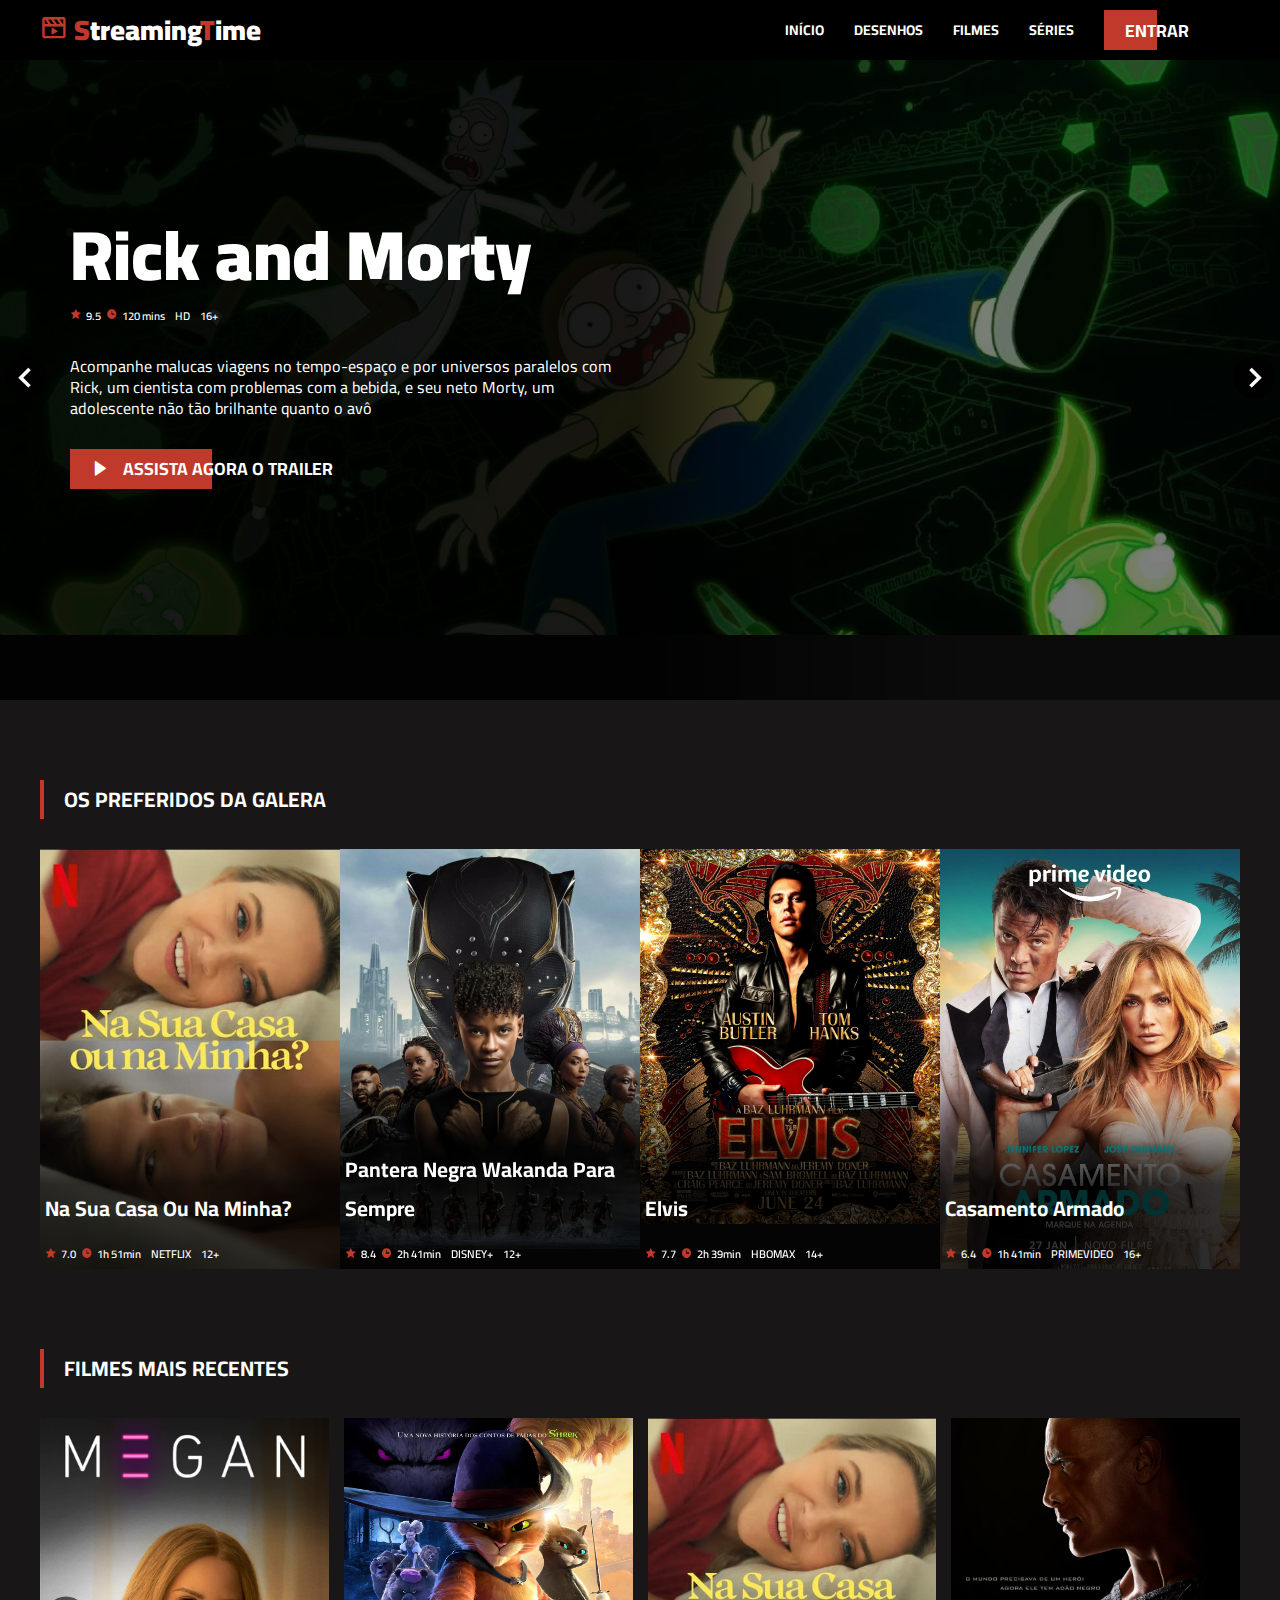
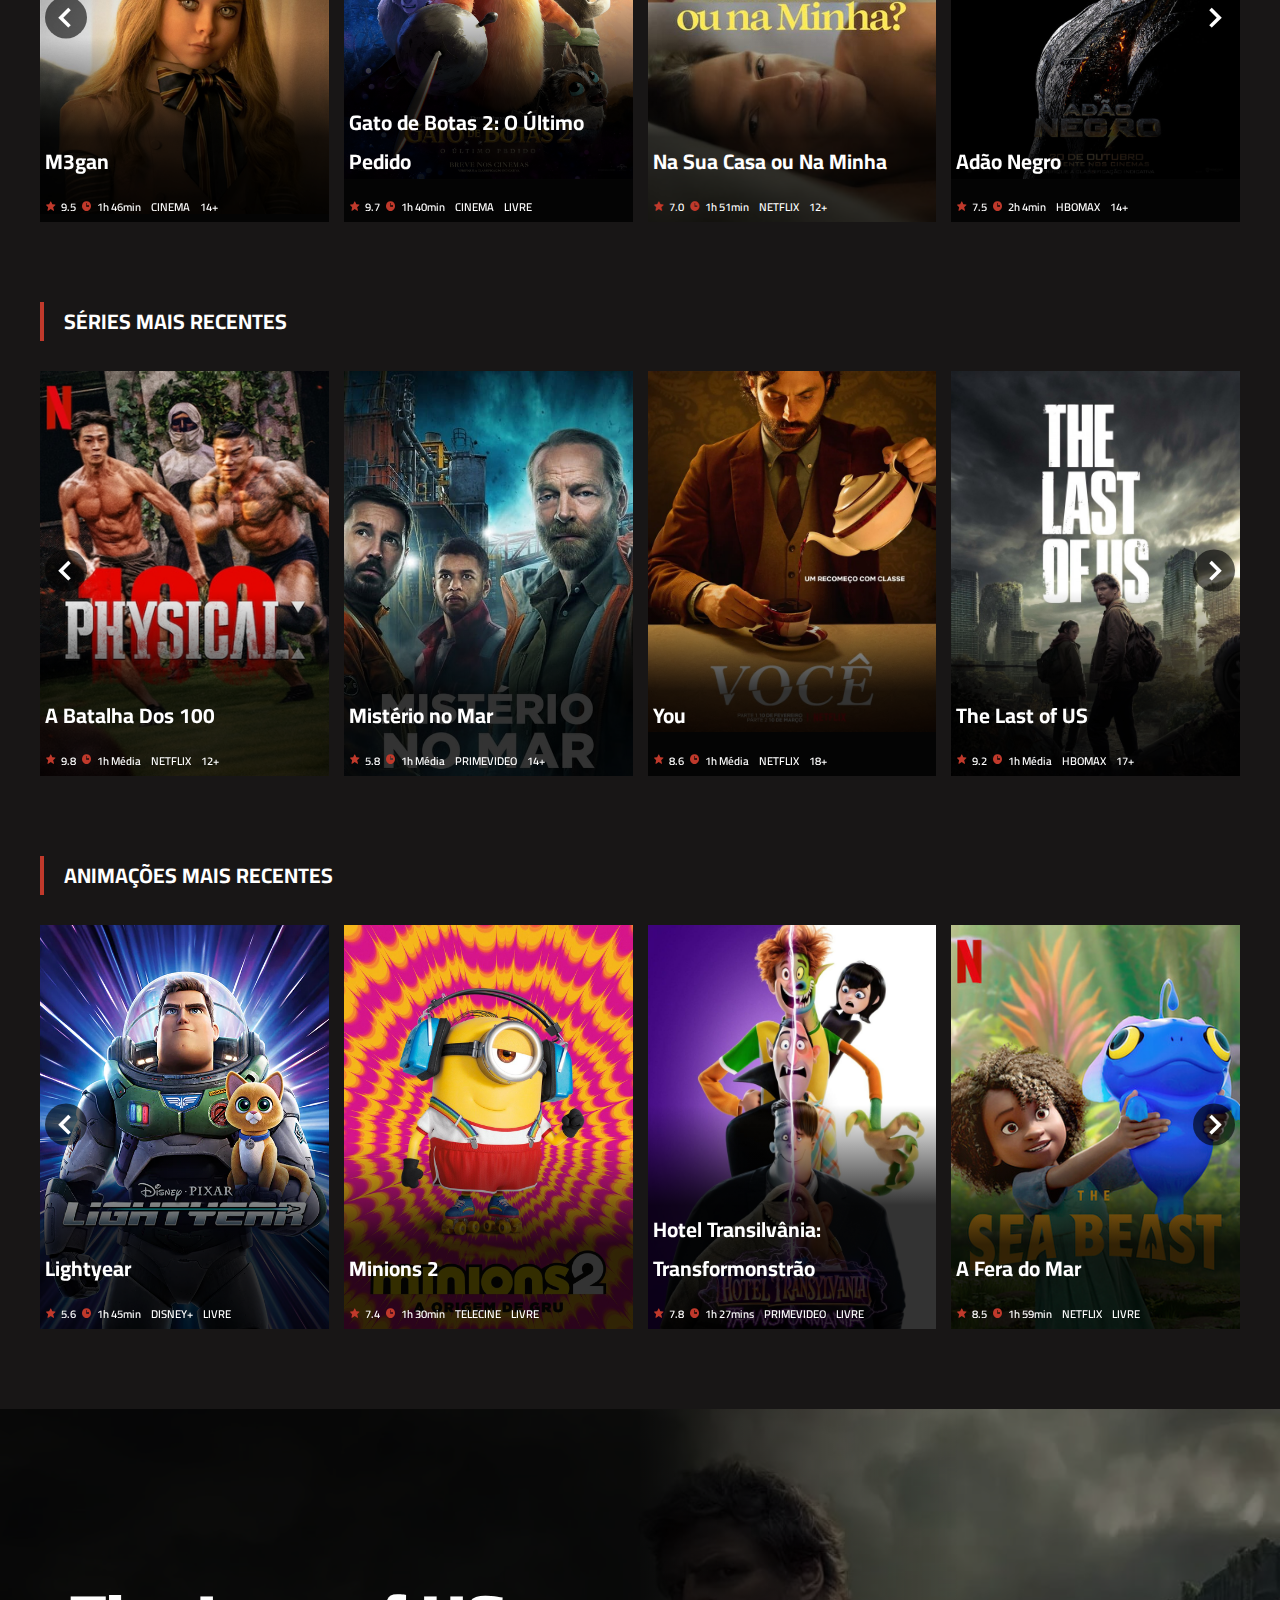
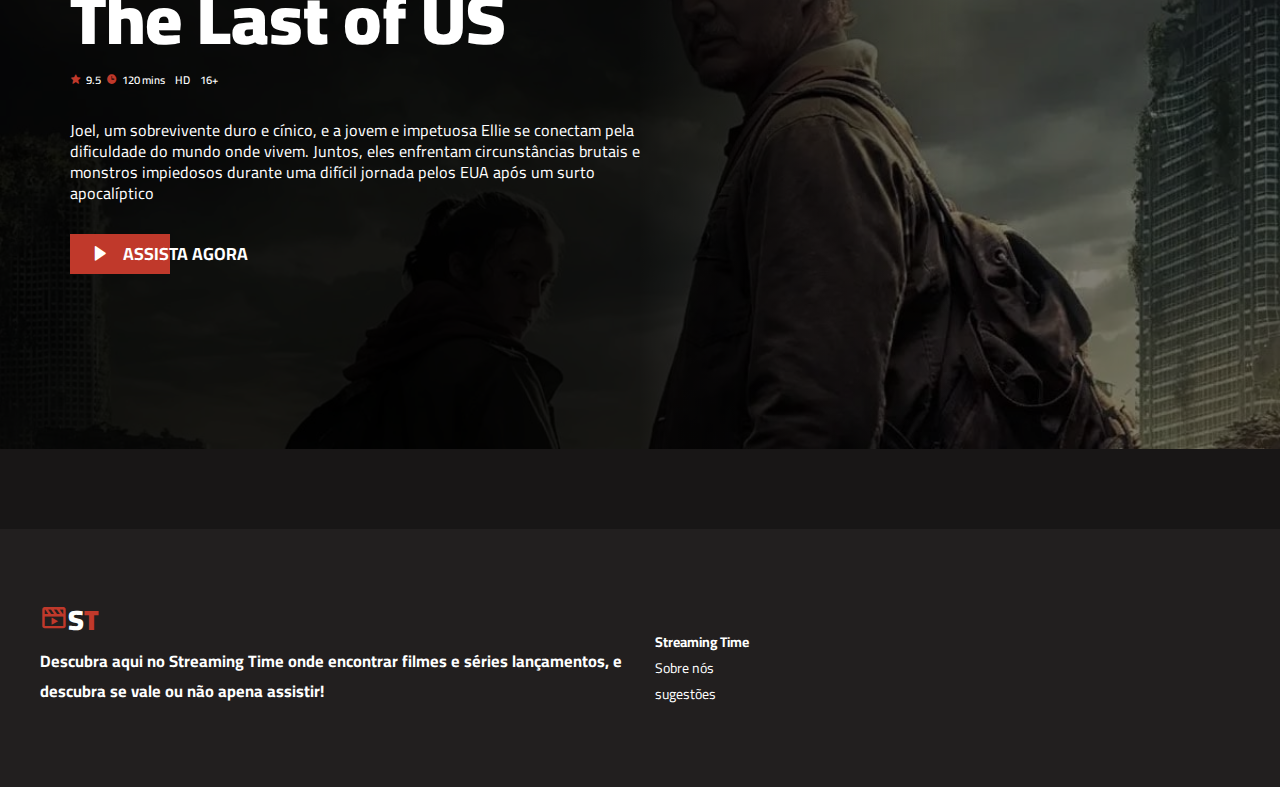
<file: index.html>
<!DOCTYPE html>
<html lang="pt-br">

<head>
    <meta charset="UTF-8">
    <meta http-equiv="X-UA-Compatible" content="IE=edge">
    <meta name="viewport" content="width=device-width, initial-scale=1.0">
    <title>
        Streaming Time
    </title>
    <!-- GOOGLE FONTS -->
    <link rel="preconnect" href="https://fonts.gstatic.com">
    <link href="https://fonts.googleapis.com/css2?family=Cairo:wght@200;300;400;600;700;900&display=swap"
        rel="stylesheet">
    <!-- CARROSEL -->
    <link rel="stylesheet" href="https://cdnjs.cloudflare.com/ajax/libs/OwlCarousel2/2.3.4/assets/owl.carousel.min.css"
        integrity="sha512-tS3S5qG0BlhnQROyJXvNjeEM4UpMXHrQfTGmbQ1gKmelCxlSEBUaxhRBj/EFTzpbP4RVSrpEikbmdJobCvhE3g=="
        crossorigin="anonymous" />
    <!-- ICONES -->
    <link href='https://unpkg.com/boxicons@2.0.7/css/boxicons.min.css' rel='stylesheet'>
    <!-- CSS -->
    <link rel="stylesheet" href="grid.css">
    <link rel="stylesheet" href="app.css">
</head>

<body>

    <!-- NAV -->
    <div class="nav-wrapper">
        <div class="container">
            <div class="nav">
                <a href="index.html" class="logo">
                    <i class='bx bx-movie-play bx-tada main-color'></i> <span class="main-color">S</span>treaming<span
                        class="main-color">T</span>ime
                </a>
                <ul class="nav-menu" id="nav-menu">
                    <li><a href="index.html">Início</a></li>
                    <li><a href="#cartoon">Desenhos</a></li>
                    <li><a href="filmes.html">Filmes</a></li>
                    <li><a href="#serie">Séries</a></li>

                    <li>
                        <a href="login.html" class="btn btn-hover">
                            <span>Entrar</span>
                        </a>
                    </li>
                </ul>
                <!-- MENU MOBILE -->
                <div class="hamburger-menu" id="hamburger-menu">
                    <div class="hamburger"></div>
                </div>
            </div>
        </div>
    </div>
    <!-- FINAL NAV -->

    <!-- DESTAQUES -->
    <div class="hero-section">
        <!-- DESTAQUES SLIDE -->
        <div class="hero-slide">
            <div class="owl-carousel carousel-nav-center" id="hero-carousel">
                <!-- ITEM 1 -->
                <div class="hero-slide-item">
                    <img src="./images/cartoons/rick_and_morty_capa__ysc3rw.webp" alt="">
                    <div class="overlay"></div>
                    <div class="hero-slide-item-content">
                        <div class="item-content-wraper">
                            <div class="item-content-title top-down" id="Home">
                                Rick and Morty
                            </div>
                            <div class="movie-infos top-down delay-2">
                                <div class="movie-info">
                                    <i class="bx bxs-star"></i>
                                    <span>9.5</span>
                                </div>
                                <div class="movie-info">
                                    <i class="bx bxs-time"></i>
                                    <span>120 mins</span>
                                </div>
                                <div class="movie-info">
                                    <span>HD</span>
                                </div>
                                <div class="movie-info">
                                    <span>16+</span>
                                </div>
                            </div>
                            <div class="item-content-description top-down delay-4">
                                Acompanhe malucas viagens no tempo-espaço e por universos paralelos com Rick, um
                                cientista com problemas com a bebida, e seu neto Morty, um adolescente não tão brilhante
                                quanto o avô
                            </div>
                            <div class="item-action top-down delay-6">
                                <a href="https://www.youtube.com/watch?v=6Zt15L7Gy3U&ab_channel=HBOMaxBrasil"
                                    class="btn btn-hover">
                                    <i class="bx bxs-right-arrow"></i>
                                    <span>Assista agora o trailer </span>
                                </a>
                            </div>
                            <br></br>
                        </div>
                    </div>
                </div>
                <!-- ITEM 1 -->
                <!-- ITEM 2 -->
                <div class="hero-slide-item">
                    <img src="./images/you-banner2.jpeg" alt="">
                    <div class="overlay"></div>
                    <div class="hero-slide-item-content">
                        <div class="item-content-wraper">
                            <div class="item-content-title top-down">
                                Você
                            </div>
                            <div class="movie-infos top-down delay-2">
                                <div class="movie-info">
                                    <i class="bx bxs-star"></i>
                                    <span>9.5</span>
                                </div>
                                <div class="movie-info">
                                    <i class="bx bxs-time"></i>
                                    <span>120 mins</span>
                                </div>
                                <div class="movie-info">
                                    <span>HD</span>
                                </div>
                                <div class="movie-info">
                                    <span>16+</span>
                                </div>
                            </div>
                            <div class="item-content-description top-down delay-4">
                                Obsessivo e mortalmente charmoso, Joe vai ao extremo para entrar na vida de quem o
                                fascina. Por trás de seus modos gentis, há uma fúria assassina e um passado perturbador
                            </div>
                            <div class="item-action top-down delay-6">
                                <a href="https://www.youtube.com/watch?v=yitRTWbXftw" class="btn btn-hover">
                                    <i class="bx bxs-right-arrow"></i>
                                    <span>Assista agora o trailer</span>
                                </a>
                            </div>
                        </div>
                    </div>
                </div>
                <!-- ITEM 2 -->
                <!-- ITEM 3 -->
                <div class="hero-slide-item">
                    <img src="./images/o-menu-1.webp" alt="">
                    <div class="overlay"></div>
                    <div class="hero-slide-item-content">
                        <div class="item-content-wraper">
                            <div class="item-content-title top-down">
                                O Menu
                            </div>
                            <div class="movie-infos top-down delay-2">
                                <div class="movie-info">
                                    <i class="bx bxs-star"></i>
                                    <span>8.0</span>
                                </div>
                                <div class="movie-info">
                                    <i class="bx bxs-time"></i>
                                    <span>1h 48min</span>
                                </div>
                                <div class="movie-info">
                                    <span>Star+</span>
                                </div>
                                <div class="movie-info">
                                    <span>16+</span>
                                </div>
                            </div>
                            <div class="item-content-description top-down delay-4">
                                Um jovem casal visita um restaurante exclusivo em uma ilha remota onde o aclamado chef prepara um delicioso menu e algumas surpresas chocantes
                            </div>
                            <div class="item-action top-down delay-6">
                                <a href="https://www.youtube.com/watch?v=aWqzODmrFj8" class="btn btn-hover">
                                    <i class="bx bxs-right-arrow"></i>
                                    <span>Assista agora o trailer</span>
                                </a>
                            </div>
                        </div>
                    </div>
                </div>
                <!-- ITEM 3 -->
            </div>
        </div>
        <!-- DESTAQUES -->
        <!-- PREFERIDOS -->
        <div class="section">
            <div class="container">
                <div class="section-header" id="movie">
                    OS PREFERIDOS DA GALERA
                </div>
                <div class="top-movies-slide">
                    <div class="owl-carousel" id="top-movies-slide">
                        <!-- ITEM 1 -->
                        <div class="movie-item">
                            <img src="./images/movies/na-sua-casa-ou-na-minha-cartaz-netflix.jpg" alt="">
                            <div class="movie-item-content">
                                <div class="movie-item-title">
                                    Na Sua Casa Ou Na Minha?
                                </div>
                                <div class="movie-infos">
                                    <div class="movie-info">
                                        <i class="bx bxs-star"></i>
                                        <span>7.0</span>
                                    </div>
                                    <div class="movie-info">
                                        <i class="bx bxs-time"></i>
                                        <span>1h 51min</span>
                                    </div>
                                    <div class="movie-info">
                                        <span>NETFLIX</span>
                                    </div>
                                    <div class="movie-info">
                                        <span>12+</span>
                                    </div>
                                </div>
                            </div>
                        </div>
                        <!-- ITEM 1 -->
                        <!-- ITEM 2 -->
                        <div class="movie-item">
                            <img src="./images/movies/665718464-blackpantherwakandaforever.webp" alt="">
                            <div class="movie-item-content">
                                <div class="movie-item-title">
                                    Pantera Negra Wakanda Para Sempre
                                </div>
                                <div class="movie-infos">
                                    <div class="movie-info">
                                        <i class="bx bxs-star"></i>
                                        <span>8.4</span>
                                    </div>
                                    <div class="movie-info">
                                        <i class="bx bxs-time"></i>
                                        <span>2h 41min</span>
                                    </div>
                                    <div class="movie-info">
                                        <span>DISNEY+</span>
                                    </div>
                                    <div class="movie-info">
                                        <span>12+</span>
                                    </div>
                                </div>
                            </div>
                        </div>
                        <!-- ITEM 2 -->
                        <!-- ITEM 3 -->
                        <div class="movie-item">
                            <img src="./images/movies/0772429.webp" alt="">
                            <div class="movie-item-content">
                                <div class="movie-item-title">
                                    Elvis
                                </div>
                                <div class="movie-infos">
                                    <div class="movie-info">
                                        <i class="bx bxs-star"></i>
                                        <span>7.7</span>
                                    </div>
                                    <div class="movie-info">
                                        <i class="bx bxs-time"></i>
                                        <span>2h 39min</span>
                                    </div>
                                    <div class="movie-info">
                                        <span>HBOMAX</span>
                                    </div>
                                    <div class="movie-info">
                                        <span>14+</span>
                                    </div>
                                </div>
                            </div>
                        </div>
                        <!-- ITEM 3 -->
                        <!-- ITEM 4 -->
                        <div class="movie-item">
                            <img src="./images/movies/2905387.webp" alt="">
                            <div class="movie-item-content">
                                <div class="movie-item-title">
                                    Casamento Armado
                                </div>
                                <div class="movie-infos">
                                    <div class="movie-info">
                                        <i class="bx bxs-star"></i>
                                        <span>6.4</span>
                                    </div>
                                    <div class="movie-info">
                                        <i class="bx bxs-time"></i>
                                        <span>1h 41min</span>
                                    </div>
                                    <div class="movie-info">
                                        <span>PRIMEVIDEO</span>
                                    </div>
                                    <div class="movie-info">
                                        <span>16+</span>
                                    </div>
                                </div>
                            </div>
                        </div>
                        <!-- ITEM 4 -->
                        <!-- ITEM 5 -->
                        <div class="movie-item">
                            <img src="./images/movies/2724945.jpg" alt="">
                            <div class="movie-item-content">
                                <div class="movie-item-title">
                                    O Menu
                                </div>
                                <div class="movie-infos">
                                    <div class="movie-info">
                                        <i class="bx bxs-star"></i>
                                        <span>8.0</span>
                                    </div>
                                    <div class="movie-info">
                                        <i class="bx bxs-time"></i>
                                        <span>1h 48min</span>
                                    </div>
                                    <div class="movie-info">
                                        <span>Star+</span>
                                    </div>
                                    <div class="movie-info">
                                        <span>16+</span>
                                    </div>
                                </div>
                            </div>
                        </div>
                        <!-- ITEM 5 -->
                    </div>
                </div>
                <!-- PREFERIDOS -->
            </div>
        </div>
    </div>
    

    <!-- FILMES MAIS RECENTES -->
    <div class="section">
        <div class="container">
            <div class="section-header" id="movie">
                Filmes mais recentes
            </div>
            <div class="movies-slide carousel-nav-center owl-carousel">
                <!-- ITEM 1 -->
                <a href="#" class="movie-item">
                    <img src="./images/movies/M3gan.jpg" alt="">
                    <div class="movie-item-content">
                        <div class="movie-item-title">
                            M3gan
                        </div>
                        <div class="movie-infos">
                            <div class="movie-info">
                                <i class="bx bxs-star"></i>
                                <span>9.5</span>
                            </div>
                            <div class="movie-info">
                                <i class="bx bxs-time"></i>
                                <span>1h 46min</span>
                            </div>
                            <div class="movie-info">
                                <span>CINEMA</span>
                            </div>
                            <div class="movie-info">
                                <span>14+</span>
                            </div>
                        </div>
                    </div>
                </a>
                <!-- ITEM 1 -->
                <!-- ITEM 2 -->
                <a href="#" class="movie-item">
                    <img src="./images/cartoons/o-gato-de-botas-2-novo-poster-150622.jpg" alt="">
                    <div class="movie-item-content">
                        <div class="movie-item-title">
                            Gato de Botas 2: O Último Pedido
                        </div>
                        <div class="movie-infos">
                            <div class="movie-info">
                                <i class="bx bxs-star"></i>
                                <span>9.7</span>
                            </div>
                            <div class="movie-info">
                                <i class="bx bxs-time"></i>
                                <span>1h 40min</span>
                            </div>
                            <div class="movie-info">
                                <span>CINEMA</span>
                            </div>
                            <div class="movie-info">
                                <span>LIVRE</span>
                            </div>
                        </div>
                    </div>
                </a>
                <!-- ITEM 2 -->
                <!-- ITEM 3 -->
                <a href="#" class="movie-item">
                    <img src="./images/movies/na-sua-casa-ou-na-minha-cartaz-netflix.jpg" alt="">
                    <div class="movie-item-content">
                        <div class="movie-item-title">
                            Na Sua Casa ou Na Minha
                        </div>
                        <div class="movie-infos">
                            <div class="movie-info">
                                <i class="bx bxs-star"></i>
                                <span>7.0</span>
                            </div>
                            <div class="movie-info">
                                <i class="bx bxs-time"></i>
                                <span>1h 51min</span>
                            </div>
                            <div class="movie-info">
                                <span>NETFLIX</span>
                            </div>
                            <div class="movie-info">
                                <span>12+</span>
                            </div>
                        </div>
                    </div>
                </a>
                <!-- ITEM 3 -->
                <!-- ITEM 4 -->
                <a href="#" class="movie-item">
                    <img src="./images/movies/adao-negro-poster-nacional-0706-819x1024.jpg" alt="">
                    <div class="movie-item-content">
                        <div class="movie-item-title">
                            Adão Negro
                        </div>
                        <div class="movie-infos">
                            <div class="movie-info">
                                <i class="bx bxs-star"></i>
                                <span>7.5</span>
                            </div>
                            <div class="movie-info">
                                <i class="bx bxs-time"></i>
                                <span>2h 4min</span>
                            </div>
                            <div class="movie-info">
                                <span>HBOMAX</span>
                            </div>
                            <div class="movie-info">
                                <span>14+</span>
                            </div>
                        </div>
                    </div>
                </a>
                <!-- ITEM 4 -->
                <!-- ITEM 5 -->
                <a href="#" class="movie-item">
                    <img src="./images/movies/poster-avatar-2-bra_96b8c77c.webp" alt="">
                    <div class="movie-item-content">
                        <div class="movie-item-title">
                            Avatar: O Caminho da Água
                        </div>
                        <div class="movie-infos">
                            <div class="movie-info">
                                <i class="bx bxs-star"></i>
                                <span>9.3</span>
                            </div>
                            <div class="movie-info">
                                <i class="bx bxs-time"></i>
                                <span>3h 12min</span>
                            </div>
                            <div class="movie-info">
                                <span>CINEMA</span>
                            </div>
                            <div class="movie-info">
                                <span>12+</span>
                            </div>
                        </div>
                    </div>
                </a>
                <!-- ITEM 5 -->

            </div>
        </div>
    </div>
    <!-- FILMES MAIS RECENTES -->

    <!-- SERIES MAIS RECENTES -->
    <div class="section">
        <div class="container" id="serie">
            <div class="section-header">
                Séries mais recentes
            </div>
            <div class="movies-slide carousel-nav-center owl-carousel">
                <!-- ITEM 1 -->
                <a href="#" class="movie-item">
                    <img src="./images/series/cats_QBkCSRl.webp" alt="">
                    <div class="movie-item-content">
                        <div class="movie-item-title">
                            A Batalha Dos 100
                        </div>
                        <div class="movie-infos">
                            <div class="movie-info">
                                <i class="bx bxs-star"></i>
                                <span>9.8</span>
                            </div>
                            <div class="movie-info">
                                <i class="bx bxs-time"></i>
                                <span>1h Média</span>
                            </div>
                            <div class="movie-info">
                                <span>NETFLIX</span>
                            </div>
                            <div class="movie-info">
                                <span>12+</span>
                            </div>
                        </div>
                    </div>
                </a>
                <!-- ITEM 1 -->
                <!-- ITEM 2 -->
                <a href="#" class="movie-item">
                    <img src="./images/series/7gFcgB8v0cykud9tfIPmqGZC32z.jpg" alt="">
                    <div class="movie-item-content">
                        <div class="movie-item-title">
                            Mistério no Mar
                        </div>
                        <div class="movie-infos">
                            <div class="movie-info">
                                <i class="bx bxs-star"></i>
                                <span>5.8</span>
                            </div>
                            <div class="movie-info">
                                <i class="bx bxs-time"></i>
                                <span>1h Média</span>
                            </div>
                            <div class="movie-info">
                                <span>PRIMEVIDEO</span>
                            </div>
                            <div class="movie-info">
                                <span>14+</span>
                            </div>
                        </div>
                    </div>
                </a>
                <!-- ITEM 2 -->
                <!-- ITEM 3 -->
                <a href="#" class="movie-item">
                    <img src="./images/series/3541462.webp" alt="">
                    <div class="movie-item-content">
                        <div class="movie-item-title">
                            You
                        </div>
                        <div class="movie-infos">
                            <div class="movie-info">
                                <i class="bx bxs-star"></i>
                                <span>8.6</span>
                            </div>
                            <div class="movie-info">
                                <i class="bx bxs-time"></i>
                                <span>1h Média</span>
                            </div>
                            <div class="movie-info">
                                <span>NETFLIX</span>
                            </div>
                            <div class="movie-info">
                                <span>18+</span>
                            </div>
                        </div>
                    </div>
                </a>
                <!-- ITEM 3 -->
                <!-- ITEM 4 -->
                <a href="#" class="movie-item">
                    <img src="./images/series/The Last of Us.jpg" alt="">
                    <div class="movie-item-content">
                        <div class="movie-item-title">
                            The Last of US
                        </div>
                        <div class="movie-infos">
                            <div class="movie-info">
                                <i class="bx bxs-star"></i>
                                <span>9.2</span>
                            </div>
                            <div class="movie-info">
                                <i class="bx bxs-time"></i>
                                <span>1h Média</span>
                            </div>
                            <div class="movie-info">
                                <span>HBOMAX</span>
                            </div>
                            <div class="movie-info">
                                <span>17+</span>
                            </div>
                        </div>
                    </div>
                </a>
                <!-- ITEM 4 -->
                <!-- ITEM 5 -->
                <a href="#" class="movie-item">
                    <img src="./images/series/she_hulk_bra_019692be.jpeg" alt="">
                    <div class="movie-item-content">
                        <div class="movie-item-title">
                            She-Hulk
                        </div>
                        <div class="movie-infos">
                            <div class="movie-info">
                                <i class="bx bxs-star"></i>
                                <span>4.7</span>
                            </div>
                            <div class="movie-info">
                                <i class="bx bxs-time"></i>
                                <span>40min Média</span>
                            </div>
                            <div class="movie-info">
                                <span>DISNEY+</span>
                            </div>
                            <div class="movie-info">
                                <span>16+</span>
                            </div>
                        </div>
                    </div>
                </a>
                <!-- ITEM 5 -->

            </div>
        </div>
    </div>
    <!-- SÉRIES MAIS RECENTES-->

    <!-- ANIMAÇÕES MAIS RECENTES -->
    <div class="section">
        <div class="container">
            <div class="section-header" id="cartoon">
                Animações mais recentes
            </div>
            <div class="movies-slide carousel-nav-center owl-carousel">
                <!-- ITEM 1 -->
                <a href="#" class="movie-item">
                    <img src="./images/cartoons/p_disney_lightyear_519_c4636841.webp" alt="">
                    <div class="movie-item-content">
                        <div class="movie-item-title">
                            Lightyear
                        </div>
                        <div class="movie-infos">
                            <div class="movie-info">
                                <i class="bx bxs-star"></i>
                                <span>5.6</span>
                            </div>
                            <div class="movie-info">
                                <i class="bx bxs-time"></i>
                                <span>1h 45min</span>
                            </div>
                            <div class="movie-info">
                                <span>DISNEY+</span>
                            </div>
                            <div class="movie-info">
                                <span>LIVRE</span>
                            </div>
                        </div>
                    </div>
                </a>
                <!-- ITEM 1 -->
                <!-- ITEM 2 -->
                <a href="#" class="movie-item">
                    <img src="./images/cartoons/p16982153_v_v8_ag.jpg" alt="">
                    <div class="movie-item-content">
                        <div class="movie-item-title">
                            Minions 2
                        </div>
                        <div class="movie-infos">
                            <div class="movie-info">
                                <i class="bx bxs-star"></i>
                                <span>7.4</span>
                            </div>
                            <div class="movie-info">
                                <i class="bx bxs-time"></i>
                                <span>1h 30min</span>
                            </div>
                            <div class="movie-info">
                                <span>TELECINE</span>
                            </div>
                            <div class="movie-info">
                                <span>LIVRE</span>
                            </div>
                        </div>
                    </div>
                </a>
                <!-- ITEM 2 -->
                <!-- ITEM 3 -->
                <a href="#" class="movie-item">
                    <img src="./images/cartoons/a7381d61d68485a14fd586c351eec57f_XL.jpg" alt="">
                    <div class="movie-item-content">
                        <div class="movie-item-title">
                            Hotel Transilvânia: Transformonstrão
                        </div>
                        <div class="movie-infos">
                            <div class="movie-info">
                                <i class="bx bxs-star"></i>
                                <span>7.8</span>
                            </div>
                            <div class="movie-info">
                                <i class="bx bxs-time"></i>
                                <span>1h 27mins</span>
                            </div>
                            <div class="movie-info">
                                <span>PRIMEVIDEO</span>
                            </div>
                            <div class="movie-info">
                                <span>LIVRE</span>
                            </div>
                        </div>
                    </div>
                </a>
                <!-- ITEM 3 -->
                <!-- ITEM 4 -->
                <a href="#" class="movie-item">
                    <img src="./images/cartoons/AAAABRZboNycc8KZEo0mAyfT-vsqyuLSQ6cEhlc2ImsYlEWdASbf37-WWLTK0HBUzz_xtTbGOC.webp"
                        alt="">
                    <div class="movie-item-content">
                        <div class="movie-item-title">
                            A Fera do Mar
                        </div>
                        <div class="movie-infos">
                            <div class="movie-info">
                                <i class="bx bxs-star"></i>
                                <span>8.5</span>
                            </div>
                            <div class="movie-info">
                                <i class="bx bxs-time"></i>
                                <span>1h 59min</span>
                            </div>
                            <div class="movie-info">
                                <span>NETFLIX</span>
                            </div>
                            <div class="movie-info">
                                <span>LIVRE</span>
                            </div>
                        </div>
                    </div>
                </a>
                <!-- ITEM 4 -->
                <!-- ITEM 5 -->
                <a href="#" class="movie-item">
                    <img src="./images/cartoons/5746772.jpg" alt="">
                    <div class="movie-item-content">
                        <div class="movie-item-title">
                            Red: Crescer é uma Fera
                        </div>
                        <div class="movie-infos">
                            <div class="movie-info">
                                <i class="bx bxs-star"></i>
                                <span>7.7</span>
                            </div>
                            <div class="movie-info">
                                <i class="bx bxs-time"></i>
                                <span>1h 40min</span>
                            </div>
                            <div class="movie-info">
                                <span>DISNEY+</span>
                            </div>
                            <div class="movie-info">
                                <span>LIVRE</span>
                            </div>
                        </div>
                    </div>
                </a>
                <!-- ITEM 5 -->

            </div>
        </div>
    </div>
    <!-- ANIMAÇÕES MAIS RECENTES -->

    <!-- DESTAQUE DA SEMANA -->
    <div class="section">
        <div class="hero-slide-item">
            <img src="./images/the-last-of-us-hbo-neil-druckmann.jpg" alt="">
            <div class="overlay"></div>
            <div class="hero-slide-item-content">
                <div class="item-content-wraper">
                    <div class="item-content-title">
                        The Last of US
                    </div>
                    <div class="movie-infos">
                        <div class="movie-info">
                            <i class="bx bxs-star"></i>
                            <span>9.5</span>
                        </div>
                        <div class="movie-info">
                            <i class="bx bxs-time"></i>
                            <span>120 mins</span>
                        </div>
                        <div class="movie-info">
                            <span>HD</span>
                        </div>
                        <div class="movie-info">
                            <span>16+</span>
                        </div>
                    </div>
                    <div class="item-content-description">
                        Joel, um sobrevivente duro e cínico, e a jovem e impetuosa Ellie se conectam pela dificuldade do
                        mundo onde vivem. Juntos, eles enfrentam circunstâncias brutais e monstros impiedosos durante
                        uma difícil jornada pelos EUA após um surto apocalíptico
                    </div>
                    <div class="item-action">
                        <a href="https://play.hbomax.com/page/urn:hbo:page:GYyofRQHeuJ6fiQEAAAEy:type:series?source=googleHBOMAX"
                            class="btn btn-hover">
                            <i class="bx bxs-right-arrow"></i>
                            <span>Assista Agora</span>
                        </a>
                    </div>
                </div>
            </div>
        </div>
    </div>
    <!-- DESTAQUE DA SEMANA -->


    <!-- FOOTER -->
    <footer class="section">
        <div class="container">
            <div class="row">
                <div class="col-4 col-md-6 col-sm-12">
                    <div class="content">
                        <a href="#" class="logo">
                            <i class='bx bx-movie-play bx-tada main-color'></i>S<span class="main-color">T</span>
                        </a>
                        <p>
                        <h3>
                            Descubra aqui no Streaming Time onde encontrar filmes e séries
                            lançamentos, e descubra se vale ou não apena assistir!


                        </h3>
                        </p>
                    </div>
                </div>
                <div class="col-8 col-md-6 col-sm-12">
                    <div class="row">
                        <div class="col-3 col-md-6 col-sm-6">
                            <div class="content">
                                <p><b>Streaming Time </b></p>
                                <ul class="footer-menu">
                                    <li><a href="#">Sobre nós</a></li>
                                    <li><a href="sugestões.html">sugestões</a></li>
                                </ul>
                            </div>
                        </div>
                    </div>
                </div>
            </div>
        </div>
    </footer>
    <!-- FOOTER -->


    <!-- SCRIPTS -->
    <!-- JQUERY -->
    <script src="https://code.jquery.com/jquery-3.6.0.min.js"
        integrity="sha256-/xUj+3OJU5yExlq6GSYGSHk7tPXikynS7ogEvDej/m4=" crossorigin="anonymous"></script>
    <!-- OWL CAROUSEL -->
    <script src="https://cdnjs.cloudflare.com/ajax/libs/OwlCarousel2/2.3.4/owl.carousel.min.js"
        integrity="sha512-bPs7Ae6pVvhOSiIcyUClR7/q2OAsRiovw4vAkX+zJbw3ShAeeqezq50RIIcIURq7Oa20rW2n2q+fyXBNcU9lrw=="
        crossorigin="anonymous"></script>
    <!-- APP SCRIPT -->
    <script src="app.js"></script>

</body>

</html>
</file>
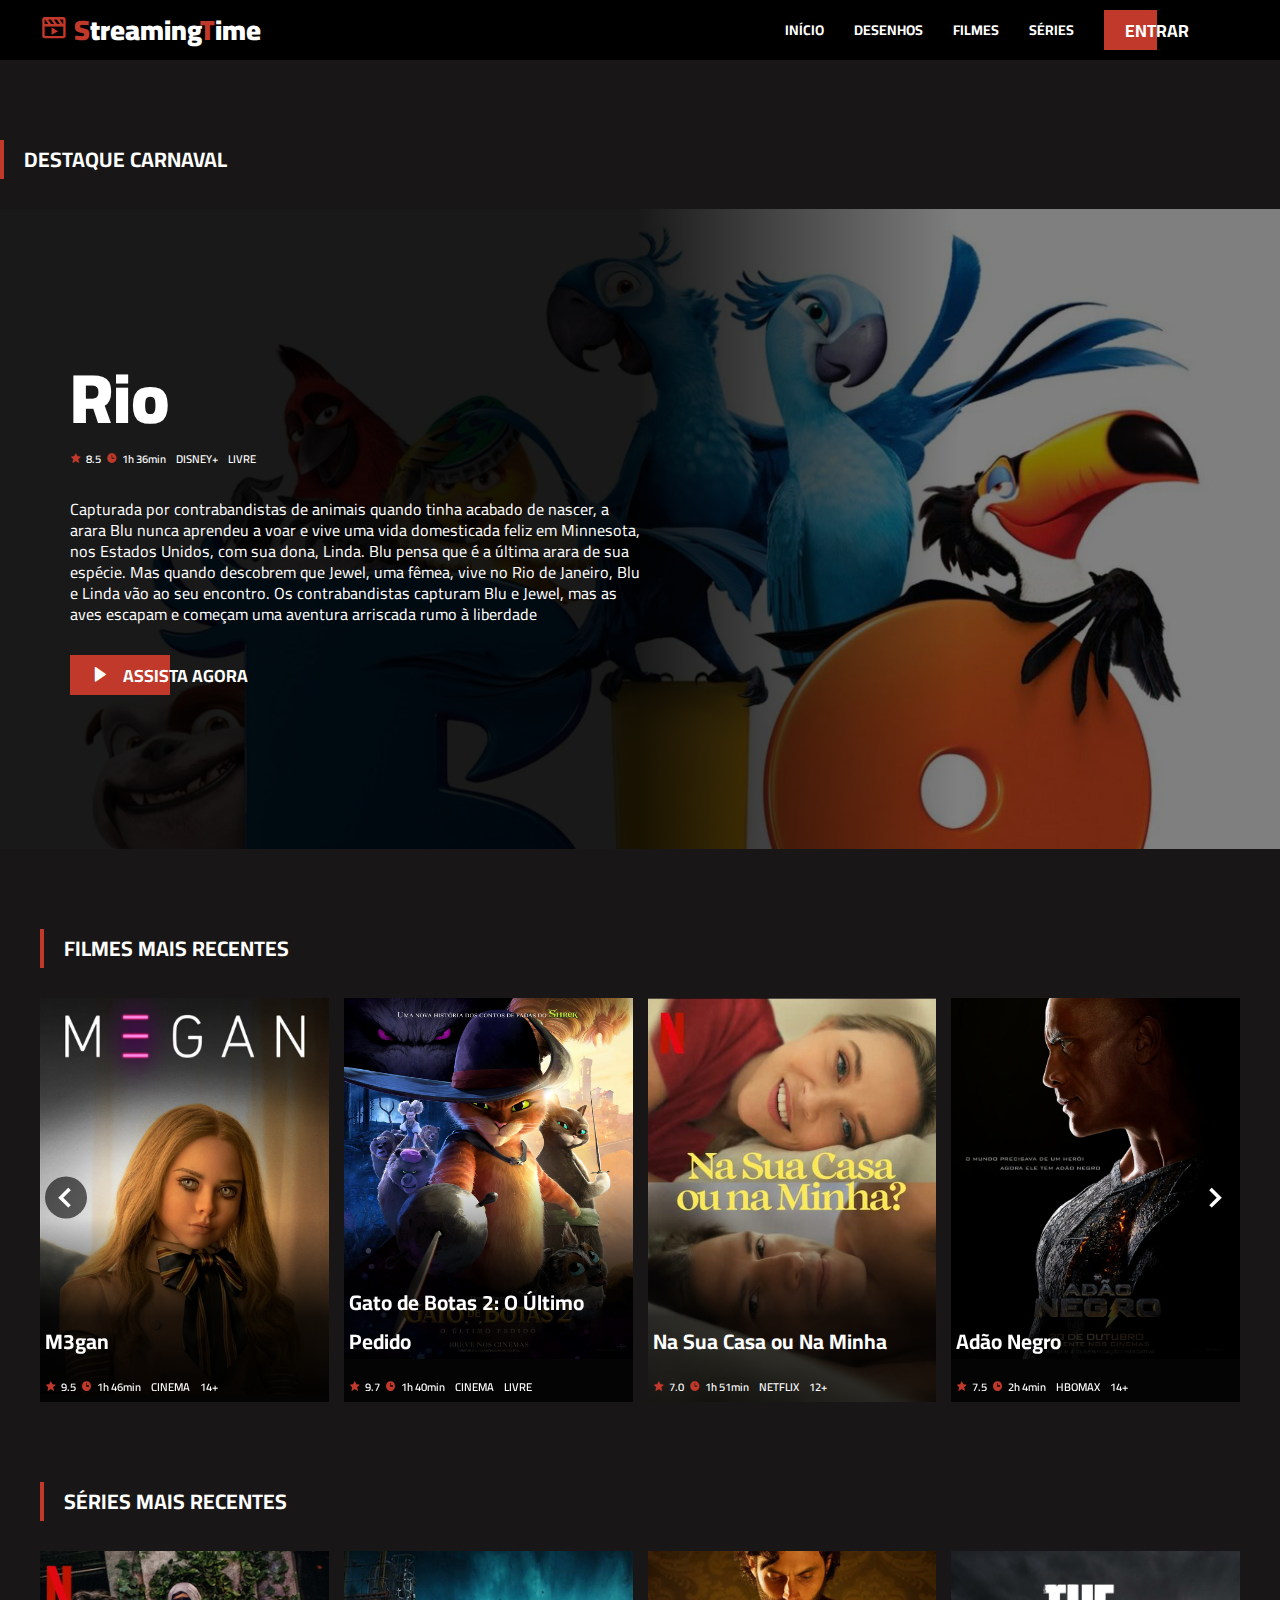
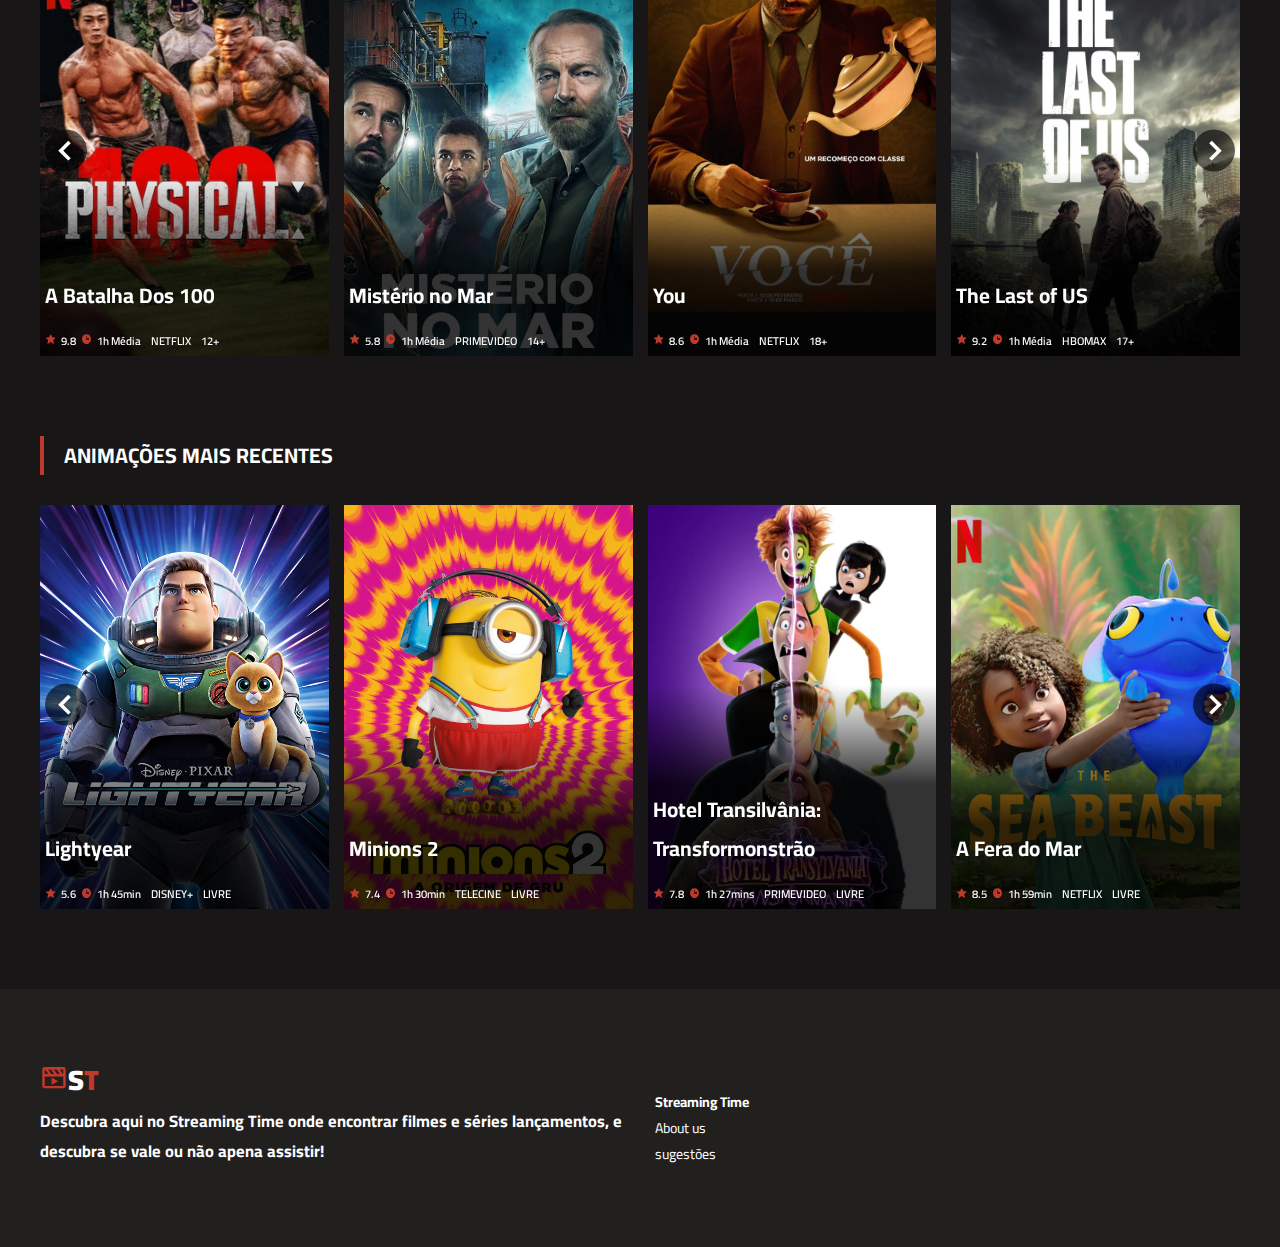
<file: filmes.html>
<!DOCTYPE html>
<html lang="pt-br">

<head>
    <meta charset="UTF-8">
    <meta http-equiv="X-UA-Compatible" content="IE=edge">
    <meta name="viewport" content="width=device-width, initial-scale=1.0">
    <title>
        Streaming Time
    </title>
    <!-- GOOGLE FONTS -->
    <link rel="preconnect" href="https://fonts.gstatic.com">
    <link href="https://fonts.googleapis.com/css2?family=Cairo:wght@200;300;400;600;700;900&display=swap"
        rel="stylesheet">
    <!-- OWL CAROUSEL -->
    <link rel="stylesheet" href="https://cdnjs.cloudflare.com/ajax/libs/OwlCarousel2/2.3.4/assets/owl.carousel.min.css"
        integrity="sha512-tS3S5qG0BlhnQROyJXvNjeEM4UpMXHrQfTGmbQ1gKmelCxlSEBUaxhRBj/EFTzpbP4RVSrpEikbmdJobCvhE3g=="
        crossorigin="anonymous" />
    <!-- BOX ICONS -->
    <link href='https://unpkg.com/boxicons@2.0.7/css/boxicons.min.css' rel='stylesheet'>
    <!-- APP CSS -->
    <link rel="stylesheet" href="grid.css">
    <link rel="stylesheet" href="app.css">
</head>

<body>

    <!-- NAV -->
    <div class="nav-wrapper">
        <div class="container">
            <div class="nav">
                <a href="index.html" class="logo">
                    <i class='bx bx-movie-play bx-tada main-color'></i> <span class="main-color">S</span>treaming<span
                        class="main-color">T</span>ime
                </a>
                <ul class="nav-menu" id="nav-menu">
                    <li><a href="index.html">Início</a></li>
                    <li><a href="#cartoon">Desenhos</a></li>
                    <li><a href="filmes.html">Filmes</a></li>
                    <li><a href="#serie">Séries</a></li>

                    <li>
                        <a href="login.html" class="btn btn-hover">
                            <span>Entrar</span>
                        </a>
                    </li>
                </ul>
                <!-- MENU MOBILE -->
                <div class="hamburger-menu" id="hamburger-menu">
                    <div class="hamburger"></div>
                </div>
            </div>
        </div>
    </div>
    <!-- FINAL NAV -->
<!-- DESTAQUE DA SEMANA -->
<div class="section">
    <div class="section-header" id="movie">
        Destaque Carnaval
    </div>
    <div class="hero-slide-item">
        <img src="./images/rio-poster.jpg" alt="">
        <div class="overlay"></div>
        <div class="hero-slide-item-content">
            <div class="item-content-wraper">
                <div class="item-content-title">
                    Rio
                </div>
                <div class="movie-infos">
                    <div class="movie-info">
                        <i class="bx bxs-star"></i>
                        <span>8.5</span>
                    </div>
                    <div class="movie-info">
                        <i class="bx bxs-time"></i>
                        <span>1h 36min</span>
                    </div>
                    <div class="movie-info">
                        <span>DISNEY+</span>
                    </div>
                    <div class="movie-info">
                        <span>LIVRE</span>
                    </div>
                </div>
                <div class="item-content-description">
                    Capturada por contrabandistas de animais quando tinha acabado de nascer, a arara Blu nunca aprendeu a voar e vive uma vida domesticada feliz em Minnesota, nos Estados Unidos, com sua dona, Linda. Blu pensa que é a última arara de sua espécie. Mas quando descobrem que Jewel, uma fêmea, vive no Rio de Janeiro, Blu e Linda vão ao seu encontro. Os contrabandistas capturam Blu e Jewel, mas as aves escapam e começam uma aventura arriscada rumo à liberdade
                </div>
                <div class="item-action">
                    <a href=https://www.disneyplus.com/pt-br/movies/rio/7LjxTjA0x7h3
                        class="btn btn-hover">
                        <i class="bx bxs-right-arrow"></i>
                        <span>Assista Agora</span>
                    </a>
                </div>
            </div>
        </div>
    </div>
</div>
<!-- DESTAQUE DA SEMANA -->
   

    <!-- FILMES MAIS RECENTES -->
    <div class="section">
        <div class="container">
            <div class="section-header" id="movie">
                Filmes mais recentes
            </div>
            <div class="movies-slide carousel-nav-center owl-carousel">
                <!-- ITEM 1 -->
                <a href="#" class="movie-item">
                    <img src="./images/movies/M3gan.jpg" alt="">
                    <div class="movie-item-content">
                        <div class="movie-item-title">
                            M3gan
                        </div>
                        <div class="movie-infos">
                            <div class="movie-info">
                                <i class="bx bxs-star"></i>
                                <span>9.5</span>
                            </div>
                            <div class="movie-info">
                                <i class="bx bxs-time"></i>
                                <span>1h 46min</span>
                            </div>
                            <div class="movie-info">
                                <span>CINEMA</span>
                            </div>
                            <div class="movie-info">
                                <span>14+</span>
                            </div>
                        </div>
                    </div>
                </a>
                <!-- ITEM 1 -->
                <!-- ITEM 2 -->
                <a href="#" class="movie-item">
                    <img src="./images/cartoons/o-gato-de-botas-2-novo-poster-150622.jpg" alt="">
                    <div class="movie-item-content">
                        <div class="movie-item-title">
                            Gato de Botas 2: O Último Pedido
                        </div>
                        <div class="movie-infos">
                            <div class="movie-info">
                                <i class="bx bxs-star"></i>
                                <span>9.7</span>
                            </div>
                            <div class="movie-info">
                                <i class="bx bxs-time"></i>
                                <span>1h 40min</span>
                            </div>
                            <div class="movie-info">
                                <span>CINEMA</span>
                            </div>
                            <div class="movie-info">
                                <span>LIVRE</span>
                            </div>
                        </div>
                    </div>
                </a>
                <!-- ITEM 2 -->
                <!-- ITEM 3 -->
                <a href="#" class="movie-item">
                    <img src="./images/movies/na-sua-casa-ou-na-minha-cartaz-netflix.jpg" alt="">
                    <div class="movie-item-content">
                        <div class="movie-item-title">
                            Na Sua Casa ou Na Minha
                        </div>
                        <div class="movie-infos">
                            <div class="movie-info">
                                <i class="bx bxs-star"></i>
                                <span>7.0</span>
                            </div>
                            <div class="movie-info">
                                <i class="bx bxs-time"></i>
                                <span>1h 51min</span>
                            </div>
                            <div class="movie-info">
                                <span>NETFLIX</span>
                            </div>
                            <div class="movie-info">
                                <span>12+</span>
                            </div>
                        </div>
                    </div>
                </a>
                <!-- ITEM 3 -->
                <!-- ITEM 4 -->
                <a href="#" class="movie-item">
                    <img src="./images/movies/adao-negro-poster-nacional-0706-819x1024.jpg" alt="">
                    <div class="movie-item-content">
                        <div class="movie-item-title">
                            Adão Negro
                        </div>
                        <div class="movie-infos">
                            <div class="movie-info">
                                <i class="bx bxs-star"></i>
                                <span>7.5</span>
                            </div>
                            <div class="movie-info">
                                <i class="bx bxs-time"></i>
                                <span>2h 4min</span>
                            </div>
                            <div class="movie-info">
                                <span>HBOMAX</span>
                            </div>
                            <div class="movie-info">
                                <span>14+</span>
                            </div>
                        </div>
                    </div>
                </a>
                <!-- ITEM 4 -->
                <!-- ITEM 5 -->
                <a href="#" class="movie-item">
                    <img src="./images/movies/poster-avatar-2-bra_96b8c77c.webp" alt="">
                    <div class="movie-item-content">
                        <div class="movie-item-title">
                            Avatar: O Caminho da Água
                        </div>
                        <div class="movie-infos">
                            <div class="movie-info">
                                <i class="bx bxs-star"></i>
                                <span>9.3</span>
                            </div>
                            <div class="movie-info">
                                <i class="bx bxs-time"></i>
                                <span>3h 12min</span>
                            </div>
                            <div class="movie-info">
                                <span>CINEMA</span>
                            </div>
                            <div class="movie-info">
                                <span>12+</span>
                            </div>
                        </div>
                    </div>
                </a>
                <!-- ITEM 5 -->

            </div>
        </div>
    </div>
    <!-- FILMES MAIS RECENTES -->

    <!-- SERIES MAIS RECENTES -->
    <div class="section">
        <div class="container" id="serie">
            <div class="section-header">
                Séries mais recentes
            </div>
            <div class="movies-slide carousel-nav-center owl-carousel">
                <!-- ITEM 1 -->
                <a href="#" class="movie-item">
                    <img src="./images/series/cats_QBkCSRl.webp" alt="">
                    <div class="movie-item-content">
                        <div class="movie-item-title">
                            A Batalha Dos 100
                        </div>
                        <div class="movie-infos">
                            <div class="movie-info">
                                <i class="bx bxs-star"></i>
                                <span>9.8</span>
                            </div>
                            <div class="movie-info">
                                <i class="bx bxs-time"></i>
                                <span>1h Média</span>
                            </div>
                            <div class="movie-info">
                                <span>NETFLIX</span>
                            </div>
                            <div class="movie-info">
                                <span>12+</span>
                            </div>
                        </div>
                    </div>
                </a>
                <!-- ITEM 1 -->
                <!-- ITEM 2 -->
                <a href="#" class="movie-item">
                    <img src="./images/series/7gFcgB8v0cykud9tfIPmqGZC32z.jpg" alt="">
                    <div class="movie-item-content">
                        <div class="movie-item-title">
                            Mistério no Mar
                        </div>
                        <div class="movie-infos">
                            <div class="movie-info">
                                <i class="bx bxs-star"></i>
                                <span>5.8</span>
                            </div>
                            <div class="movie-info">
                                <i class="bx bxs-time"></i>
                                <span>1h Média</span>
                            </div>
                            <div class="movie-info">
                                <span>PRIMEVIDEO</span>
                            </div>
                            <div class="movie-info">
                                <span>14+</span>
                            </div>
                        </div>
                    </div>
                </a>
                <!-- ITEM 2 -->
                <!-- ITEM 3 -->
                <a href="#" class="movie-item">
                    <img src="./images/series/3541462.webp" alt="">
                    <div class="movie-item-content">
                        <div class="movie-item-title">
                            You
                        </div>
                        <div class="movie-infos">
                            <div class="movie-info">
                                <i class="bx bxs-star"></i>
                                <span>8.6</span>
                            </div>
                            <div class="movie-info">
                                <i class="bx bxs-time"></i>
                                <span>1h Média</span>
                            </div>
                            <div class="movie-info">
                                <span>NETFLIX</span>
                            </div>
                            <div class="movie-info">
                                <span>18+</span>
                            </div>
                        </div>
                    </div>
                </a>
                <!-- ITEM 3 -->
                <!-- ITEM 4 -->
                <a href="#" class="movie-item">
                    <img src="./images/series/The Last of Us.jpg" alt="">
                    <div class="movie-item-content">
                        <div class="movie-item-title">
                            The Last of US
                        </div>
                        <div class="movie-infos">
                            <div class="movie-info">
                                <i class="bx bxs-star"></i>
                                <span>9.2</span>
                            </div>
                            <div class="movie-info">
                                <i class="bx bxs-time"></i>
                                <span>1h Média</span>
                            </div>
                            <div class="movie-info">
                                <span>HBOMAX</span>
                            </div>
                            <div class="movie-info">
                                <span>17+</span>
                            </div>
                        </div>
                    </div>
                </a>
                <!-- ITEM 4 -->
                <!-- ITEM 5 -->
                <a href="#" class="movie-item">
                    <img src="./images/series/she_hulk_bra_019692be.jpeg" alt="">
                    <div class="movie-item-content">
                        <div class="movie-item-title">
                            She-Hulk
                        </div>
                        <div class="movie-infos">
                            <div class="movie-info">
                                <i class="bx bxs-star"></i>
                                <span>4.7</span>
                            </div>
                            <div class="movie-info">
                                <i class="bx bxs-time"></i>
                                <span>40min Média</span>
                            </div>
                            <div class="movie-info">
                                <span>DISNEY+</span>
                            </div>
                            <div class="movie-info">
                                <span>16+</span>
                            </div>
                        </div>
                    </div>
                </a>
                <!-- ITEM 5 -->

            </div>
        </div>
    </div>
    <!-- SÉRIES MAIS RECENTES-->

    <!-- ANIMAÇÕES MAIS RECENTES -->
    <div class="section">
        <div class="container">
            <div class="section-header" id="cartoon">
                Animações mais recentes
            </div>
            <div class="movies-slide carousel-nav-center owl-carousel">
                <!-- ITEM 1 -->
                <a href="#" class="movie-item">
                    <img src="./images/cartoons/p_disney_lightyear_519_c4636841.webp" alt="">
                    <div class="movie-item-content">
                        <div class="movie-item-title">
                            Lightyear
                        </div>
                        <div class="movie-infos">
                            <div class="movie-info">
                                <i class="bx bxs-star"></i>
                                <span>5.6</span>
                            </div>
                            <div class="movie-info">
                                <i class="bx bxs-time"></i>
                                <span>1h 45min</span>
                            </div>
                            <div class="movie-info">
                                <span>DISNEY+</span>
                            </div>
                            <div class="movie-info">
                                <span>LIVRE</span>
                            </div>
                        </div>
                    </div>
                </a>
                <!-- ITEM 1 -->
                <!-- ITEM 2 -->
                <a href="#" class="movie-item">
                    <img src="./images/cartoons/p16982153_v_v8_ag.jpg" alt="">
                    <div class="movie-item-content">
                        <div class="movie-item-title">
                            Minions 2
                        </div>
                        <div class="movie-infos">
                            <div class="movie-info">
                                <i class="bx bxs-star"></i>
                                <span>7.4</span>
                            </div>
                            <div class="movie-info">
                                <i class="bx bxs-time"></i>
                                <span>1h 30min</span>
                            </div>
                            <div class="movie-info">
                                <span>TELECINE</span>
                            </div>
                            <div class="movie-info">
                                <span>LIVRE</span>
                            </div>
                        </div>
                    </div>
                </a>
                <!-- ITEM 2 -->
                <!-- ITEM 3 -->
                <a href="#" class="movie-item">
                    <img src="./images/cartoons/a7381d61d68485a14fd586c351eec57f_XL.jpg" alt="">
                    <div class="movie-item-content">
                        <div class="movie-item-title">
                            Hotel Transilvânia: Transformonstrão
                        </div>
                        <div class="movie-infos">
                            <div class="movie-info">
                                <i class="bx bxs-star"></i>
                                <span>7.8</span>
                            </div>
                            <div class="movie-info">
                                <i class="bx bxs-time"></i>
                                <span>1h 27mins</span>
                            </div>
                            <div class="movie-info">
                                <span>PRIMEVIDEO</span>
                            </div>
                            <div class="movie-info">
                                <span>LIVRE</span>
                            </div>
                        </div>
                    </div>
                </a>
                <!-- ITEM 3 -->
                <!-- ITEM 4 -->
                <a href="#" class="movie-item">
                    <img src="./images/cartoons/AAAABRZboNycc8KZEo0mAyfT-vsqyuLSQ6cEhlc2ImsYlEWdASbf37-WWLTK0HBUzz_xtTbGOC.webp"
                        alt="">
                    <div class="movie-item-content">
                        <div class="movie-item-title">
                            A Fera do Mar
                        </div>
                        <div class="movie-infos">
                            <div class="movie-info">
                                <i class="bx bxs-star"></i>
                                <span>8.5</span>
                            </div>
                            <div class="movie-info">
                                <i class="bx bxs-time"></i>
                                <span>1h 59min</span>
                            </div>
                            <div class="movie-info">
                                <span>NETFLIX</span>
                            </div>
                            <div class="movie-info">
                                <span>LIVRE</span>
                            </div>
                        </div>
                    </div>
                </a>
                <!-- ITEM 4 -->
                <!-- ITEM 5 -->
                <a href="#" class="movie-item">
                    <img src="./images/cartoons/5746772.jpg" alt="">
                    <div class="movie-item-content">
                        <div class="movie-item-title">
                            Red: Crescer é uma Fera
                        </div>
                        <div class="movie-infos">
                            <div class="movie-info">
                                <i class="bx bxs-star"></i>
                                <span>7.7</span>
                            </div>
                            <div class="movie-info">
                                <i class="bx bxs-time"></i>
                                <span>1h 40min</span>
                            </div>
                            <div class="movie-info">
                                <span>DISNEY+</span>
                            </div>
                            <div class="movie-info">
                                <span>LIVRE</span>
                            </div>
                        </div>
                    </div>
                </a>
                <!-- ITEM 5 -->

            </div>
        </div>
    </div>
    <!-- ANIMAÇÕES MAIS RECENTES -->
    <!-- FOOTER -->
    <footer class="section">
        <div class="container">
            <div class="row">
                <div class="col-4 col-md-6 col-sm-12">
                    <div class="content">
                        <a href="index.html" class="logo">
                            <i class='bx bx-movie-play bx-tada main-color'></i>S<span class="main-color">T</span>
                        </a>
                        <p>
                        <h3>
                            Descubra aqui no Streaming Time onde encontrar filmes e séries
                            lançamentos, e descubra se vale ou não apena assistir!


                        </h3>
                        </p>
                    </div>
                </div>
                <div class="col-8 col-md-6 col-sm-12">
                    <div class="row">
                        <div class="col-3 col-md-6 col-sm-6">
                            <div class="content">
                                <p><b>Streaming Time </b></p>
                                <ul class="footer-menu">
                                    <li><a href="#">About us</a></li>
                                    <li><a href="sugestões.html">sugestões</a></li>
                                </ul>
                            </div>
                        </div>
                    </div>
                </div>
            </div>
        </div>
    </footer>
    <!-- FOOTER -->


    <!-- SCRIPTS -->
    <!-- JQUERY -->
    <script src="https://code.jquery.com/jquery-3.6.0.min.js"
        integrity="sha256-/xUj+3OJU5yExlq6GSYGSHk7tPXikynS7ogEvDej/m4=" crossorigin="anonymous"></script>
    <!-- OWL CAROUSEL -->
    <script src="https://cdnjs.cloudflare.com/ajax/libs/OwlCarousel2/2.3.4/owl.carousel.min.js"
        integrity="sha512-bPs7Ae6pVvhOSiIcyUClR7/q2OAsRiovw4vAkX+zJbw3ShAeeqezq50RIIcIURq7Oa20rW2n2q+fyXBNcU9lrw=="
        crossorigin="anonymous"></script>
    <!-- APP SCRIPT -->
    <script src="app.js"></script>

</body>

</html>
</file>
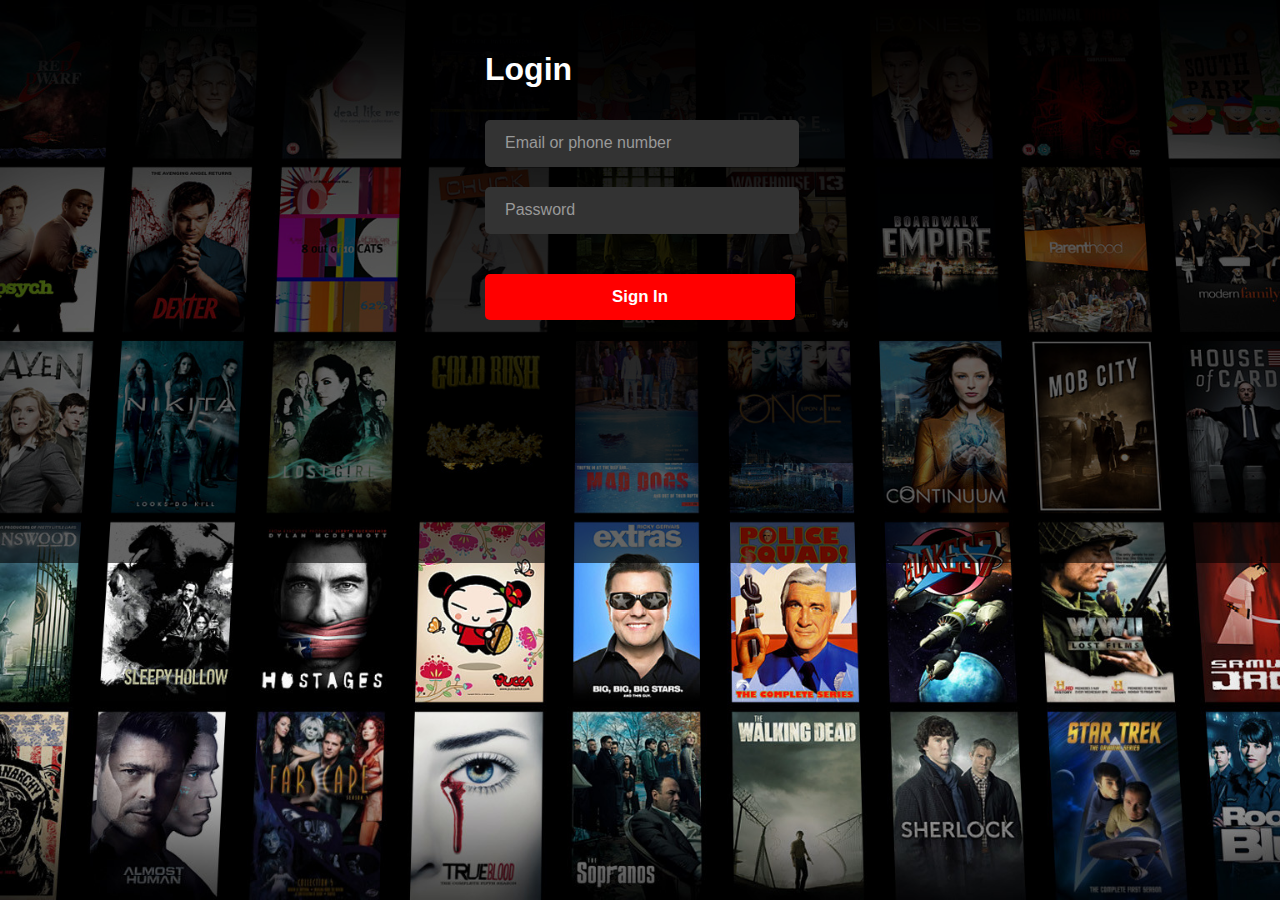
<file: login.html>
<!DOCTYPE html>
<html lang="en">
<head>
    <meta charset="UTF-8">
    <meta http-equiv="X-UA-Compatible" content="IE=edge">
    <meta name="viewport" content="width=device-width, initial-scale=1.0">
    <link rel="stylesheet" href="https://cdnjs.cloudflare.com/ajax/libs/font-awesome/5.15.3/css/all.min.css" integrity="sha512-iBBXm8fW90+nuLcSKlbmrPcLa0OT92xO1BIsZ+ywDWZCvqsWgccV3gFoRBv0z+8dLJgyAHIhR35VZc2oM/gI1w==" crossorigin="anonymous" />
    <link rel="stylesheet" href="login.css">
    <title>Login</title>
    
</head>
<body>
    <div class="upper">
        <div class="login-div">
            <form class="login">
                <h1>Login</h1>
                <div class="input-text">
                    <input type="text" id="inputEmail" name="email" placeholder="Email or phone number" onfocus="inputOnFocus(this)" onblur="inputOnBlur(this)"/>
                    <div class="warning-input" id="warningEmail">
                        Por
                    </div>
                </div>
                
                <div class="input-text">
                    <input type="password" id="inputPassword" name="password" placeholder="Password" onfocus="inputOnFocus(this)" onblur="inputOnBlur(this)"/>
                    <div class="warning-input" id="warningPassword">
                        Your password must contain between 4 and 60 characters.
                    </div>
                </div>
                
                <div>
                    <button class="signin-button">Sign In</button>
                </div>
                
        </div>
    </div>
    <script src="login.js"></script>
</body>
</html>
</file>
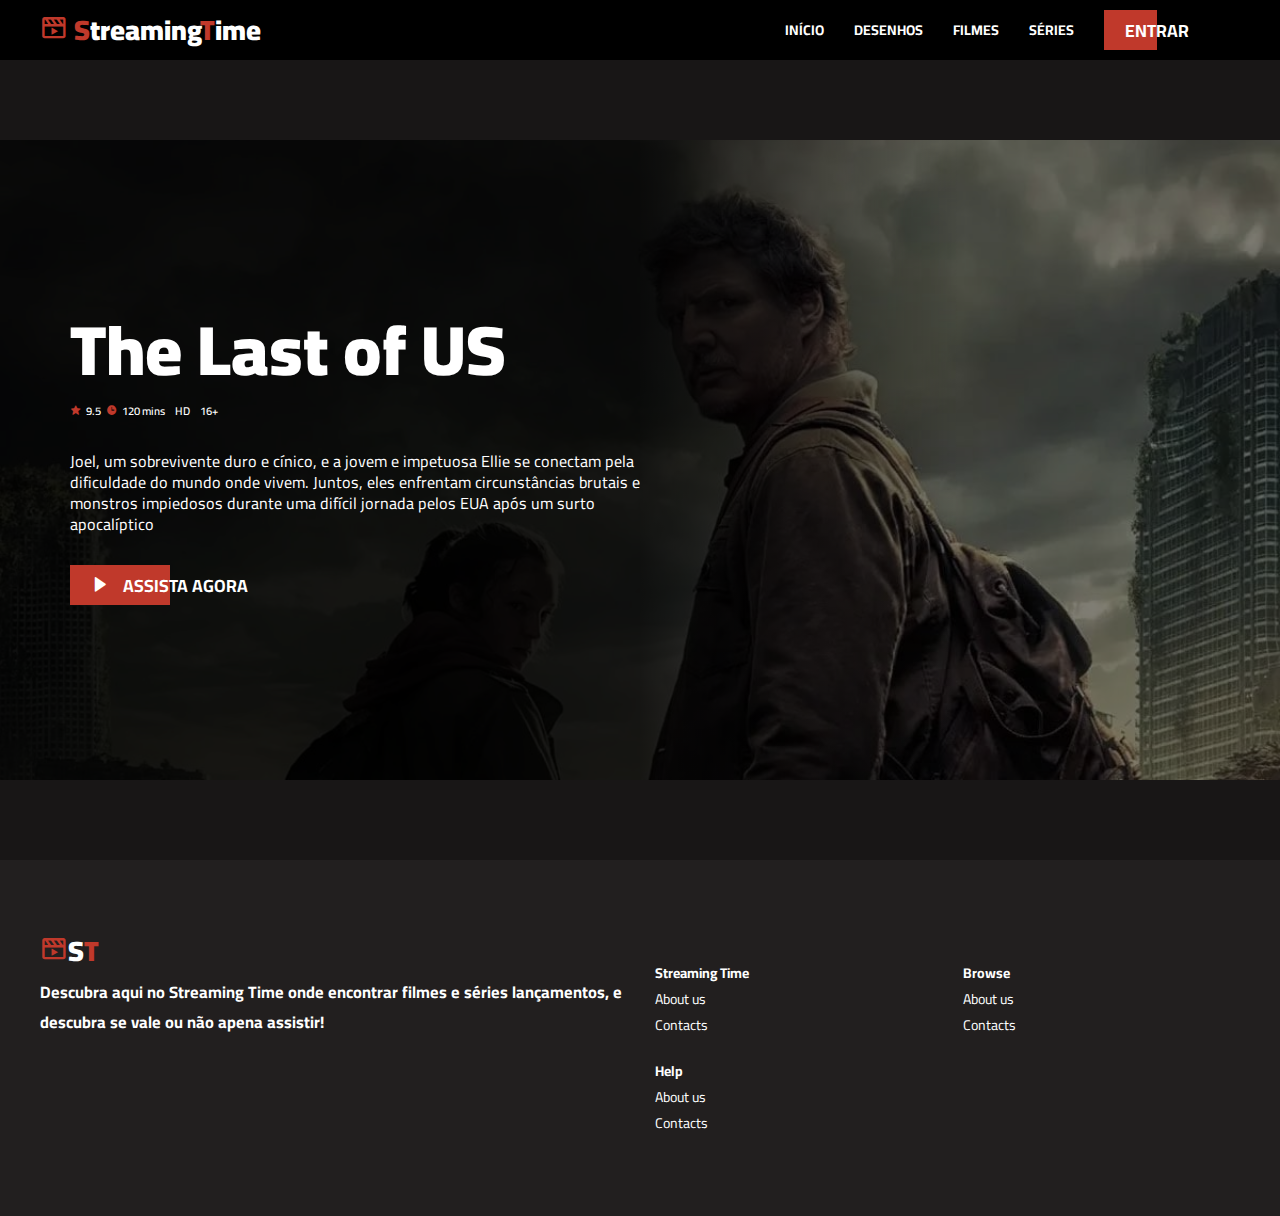
<file: sugestões.html>
<!DOCTYPE html>
<html lang="pt-br">

<head>
    <meta charset="UTF-8">
    <meta http-equiv="X-UA-Compatible" content="IE=edge">
    <meta name="viewport" content="width=device-width, initial-scale=1.0">
    <title>
        Streaming Time
    </title>
    <!-- GOOGLE FONTS -->
    <link rel="preconnect" href="https://fonts.gstatic.com">
    <link href="https://fonts.googleapis.com/css2?family=Cairo:wght@200;300;400;600;700;900&display=swap"
        rel="stylesheet">
    <!-- OWL CAROUSEL -->
    <link rel="stylesheet" href="https://cdnjs.cloudflare.com/ajax/libs/OwlCarousel2/2.3.4/assets/owl.carousel.min.css"
        integrity="sha512-tS3S5qG0BlhnQROyJXvNjeEM4UpMXHrQfTGmbQ1gKmelCxlSEBUaxhRBj/EFTzpbP4RVSrpEikbmdJobCvhE3g=="
        crossorigin="anonymous" />
    <!-- BOX ICONS -->
    <link href='https://unpkg.com/boxicons@2.0.7/css/boxicons.min.css' rel='stylesheet'>
    <!-- APP CSS -->
    <link rel="stylesheet" href="grid.css">
    <link rel="stylesheet" href="app.css">
</head>

<body>

    <!-- NAV -->
    <div class="nav-wrapper">
        <div class="container">
            <div class="nav">
                <a href="index.html" class="logo">
                    <i class='bx bx-movie-play bx-tada main-color'></i> <span class="main-color">S</span>treaming<span
                        class="main-color">T</span>ime
                </a>
                <ul class="nav-menu" id="nav-menu">
                    <li><a href="index.html">Início</a></li>
                    <li><a href="#cartoon">Desenhos</a></li>
                    <li><a href="#movie">Filmes</a></li>
                    <li><a href="#serie">Séries</a></li>

                    <li>
                        <a href="login.html" class="btn btn-hover">
                            <span>Entrar</span>
                        </a>
                    </li>
                </ul>
                <!-- MENU MOBILE -->
                <div class="hamburger-menu" id="hamburger-menu">
                    <div class="hamburger"></div>
                </div>
            </div>
        </div>
    </div>
    <!-- FINAL NAV -->
    
    
    <div id="conteudo"></div>


    <!-- DESTAQUE DA SEMANA -->
    <div class="section">
        <div class="hero-slide-item">
            <img src="./images/the-last-of-us-hbo-neil-druckmann.jpg" alt="">
            <div class="overlay"></div>
            <div class="hero-slide-item-content">
                <div class="item-content-wraper">
                    <div class="item-content-title">
                        The Last of US
                    </div>
                    <div class="movie-infos">
                        <div class="movie-info">
                            <i class="bx bxs-star"></i>
                            <span>9.5</span>
                        </div>
                        <div class="movie-info">
                            <i class="bx bxs-time"></i>
                            <span>120 mins</span>
                        </div>
                        <div class="movie-info">
                            <span>HD</span>
                        </div>
                        <div class="movie-info">
                            <span>16+</span>
                        </div>
                    </div>
                    <div class="item-content-description">
                        Joel, um sobrevivente duro e cínico, e a jovem e impetuosa Ellie se conectam pela dificuldade do
                        mundo onde vivem. Juntos, eles enfrentam circunstâncias brutais e monstros impiedosos durante
                        uma difícil jornada pelos EUA após um surto apocalíptico
                    </div>
                    <div class="item-action">
                        <a href="https://play.hbomax.com/page/urn:hbo:page:GYyofRQHeuJ6fiQEAAAEy:type:series?source=googleHBOMAX"
                            class="btn btn-hover">
                            <i class="bx bxs-right-arrow"></i>
                            <span>Assista Agora</span>
                        </a>
                    </div>
                </div>
            </div>
        </div>
    </div>
    <!-- DESTAQUE DA SEMANA -->

    <!-- FOOTER -->
    <footer class="section">
        <div class="container">
            <div class="row">
                <div class="col-4 col-md-6 col-sm-12">
                    <div class="content">
                        <a href="#" class="logo">
                            <i class='bx bx-movie-play bx-tada main-color'></i>S<span class="main-color">T</span>
                        </a>
                        <p>
                        <h3>
                            Descubra aqui no Streaming Time onde encontrar filmes e séries
                            lançamentos, e descubra se vale ou não apena assistir!


                        </h3>
                        </p>
                    </div>
                </div>
                <div class="col-8 col-md-6 col-sm-12">
                    <div class="row">
                        <div class="col-3 col-md-6 col-sm-6">
                            <div class="content">
                                <p><b>Streaming Time </b></p>
                                <ul class="footer-menu">
                                    <li><a href="#">About us</a></li>
                                    <li><a href="#">Contacts</a></li>
                                </ul>
                            </div>
                        </div>
                        <div class="col-3 col-md-6 col-sm-6">
                            <div class="content">
                                <p><b>Browse</b></p>
                                <ul class="footer-menu">
                                    <li><a href="#">About us</a></li>
                                    <li><a href="#">Contacts</a></li>
                                </ul>
                            </div>
                        </div>
                        <div class="col-3 col-md-6 col-sm-6">
                            <div class="content">
                                <p><b>Help</b></p>
                                <ul class="footer-menu">
                                    <li><a href="#">About us</a></li>
                                    <li><a href="#">Contacts</a></li>
                                </ul>
                            </div>
                        </div>
                    </div>
                </div>
            </div>
        </div>
    </footer>
    <!-- FOOTER -->


    <!-- SCRIPTS -->
    <!-- JQUERY -->
    <script src="https://code.jquery.com/jquery-3.6.0.min.js"
        integrity="sha256-/xUj+3OJU5yExlq6GSYGSHk7tPXikynS7ogEvDej/m4=" crossorigin="anonymous"></script>
    <!-- OWL CAROUSEL -->
    <script src="https://cdnjs.cloudflare.com/ajax/libs/OwlCarousel2/2.3.4/owl.carousel.min.js"
        integrity="sha512-bPs7Ae6pVvhOSiIcyUClR7/q2OAsRiovw4vAkX+zJbw3ShAeeqezq50RIIcIURq7Oa20rW2n2q+fyXBNcU9lrw=="
        crossorigin="anonymous"></script>
    <!-- APP SCRIPT -->
    <script src="app.js"></script>
    <script src="api.js"></script>

</body>

</html>
</file>
<file: grid.css>
.row {
    display: flex;
    flex-wrap: wrap;
    margin: 0 -15px;
}

[class*="col-"] {
    padding: 0 15px;
}

.col-1 {
    width: 8.33%;
}

.col-2 {
    width: 16.66%;
}

.col-3 {
    width: 25%;
}

.col-4 {
    width: 33.33%;
}

.col-5 {
    width: 41.66%;
}

.col-6 {
    width: 50%;
}

.col-7 {
    width: 58.33%;
}

.col-8 {
    width: 66.66%;
}

.col-9 {
    width: 75%;
}

.col-10 {
    width: 83.33%;
}

.col-11 {
    width: 91.66%;
}

.col-12 {
    width: 100%;
}

/* MEDIUM SCREEN */

@media only screen and (max-width: 1280px) {
    .col-md-1 {
        width: 8.33%;
    }

    .col-md-2 {
        width: 16.66%;
    }

    .col-md-3 {
        width: 25%;
    }

    .col-md-4 {
        width: 33.33%;
    }

    .col-md-5 {
        width: 41.66%;
    }

    .col-md-6 {
        width: 50%;
    }

    .col-md-7 {
        width: 58.33%;
    }

    .col-md-8 {
        width: 66.66%;
    }

    .col-md-9 {
        width: 75%;
    }

    .col-md-10 {
        width: 83.33%;
    }

    .col-md-11 {
        width: 91.66%;
    }

    .col-md-12 {
        width: 100%;
    }
}

/* SMALL SCREEN */

@media only screen and (max-width: 850px) {
    .col-sm-1 {
        width: 8.33%;
    }

    .col-sm-2 {
        width: 16.66%;
    }

    .col-sm-3 {
        width: 25%;
    }

    .col-sm-4 {
        width: 33.33%;
    }

    .col-sm-5 {
        width: 41.66%;
    }

    .col-sm-6 {
        width: 50%;
    }

    .col-sm-7 {
        width: 58.33%;
    }

    .col-sm-8 {
        width: 66.66%;
    }

    .col-sm-9 {
        width: 75%;
    }

    .col-sm-10 {
        width: 83.33%;
    }

    .col-sm-11 {
        width: 91.66%;
    }

    .col-sm-12 {
        width: 100%;
    }
}
</file>
<file: app.css>
:root {
    --main-color: #c0392b;
    --body-bg: #181616;
    --box-bg: #221f1f;
    --text-color: #ffffff;

    --nav-height: 60px;
    --space-top: 30px;
}

* {
    padding: 0;
    margin: 0;
    box-sizing: border-box;
}

html {
    font-size: 16px;
}

body {
    font-family: "Cairo", sans-serif;
    background-color: var(--body-bg);
    color: var(--text-color);
    padding-top: var(--nav-height);
}

a {
    text-decoration: none;
    color: unset;
}

img {
    max-width: 100%;
}

.main-color {
    color: var(--main-color);
}

.container {
    max-width: 1920px;
    padding: 0 40px;
    margin: auto;
}

.overlay {
    position: absolute;
    top: 0;
    right: 0;
    bottom: 0;
    left: 0;
    background-color: rgba(0, 0, 0, 0.5);
}

.nav-wrapper {
    position: fixed;
    top: 0;
    left: 0;
    width: 100%;
    z-index: 100;
    background-color: #000000;
}

.nav {
    display: flex;
    align-items: center;
    justify-content: space-between;
    color: var(--text-color);
    height: var(--nav-height);
}

.nav a {
    color: var(--text-color);
}

.logo {
    font-size: 2rem;
    font-weight: 900;
}

.nav-menu {
    list-style-type: none;
    display: flex;
    align-items: center;
    padding: 0 30px;
}

.nav-menu li ~ li {
    margin-left: 30px;
}

.nav-menu a {
    text-transform: uppercase;
    font-weight: 700;
}

.nav-menu a:hover {
    color: var(--main-color);
}

.nav-menu a.btn:hover,
a.logo:hover,
a.movie-item:hover {
    color: unset;
}

.btn {
    color: #ffffff;
    padding: 0.25rem 1.5rem;
    text-transform: uppercase;
    font-size: 1.25rem;
    font-weight: 700;
    display: inline-flex;
    position: relative;
    align-items: center;
}

.btn-hover::before {
    z-index: 1;
    content: "";
    position: absolute;
    top: 0;
    left: 0;
    width: 50%;
    height: 100%;
    background-color: var(--main-color);
    transition: 0.3s ease-in-out;
}

.btn-hover:hover::before {
    width: 100%;
}

.btn i,
.btn span {
    z-index: 1;
}

.btn i {
    margin-right: 1rem;
}

.hamburger-menu {
    --size: 30px;
    height: var(--size);
    width: var(--size);
    cursor: pointer;
    z-index: 101;
    position: relative;
    display: none;
    align-items: center;
}

.hamburger {
    position: relative;
}

.hamburger,
.hamburger::before,
.hamburger::after {
    width: var(--size);
    height: 3px;
    border-radius: 0.5rem;
    background-color: var(--text-color);
    transition: 0.4s;
}

.hamburger::before,
.hamburger::after {
    content: "";
    position: absolute;
    left: 0;
}

.hamburger::before {
    top: -10px;
}

.hamburger::after {
    bottom: -10px;
}

.hamburger-menu.active .hamburger {
    background-color: transparent;
}

.hamburger-menu.active .hamburger::before {
    transform-origin: top left;
    transform: rotate(45deg);
    left: 6px;
}

.hamburger-menu.active .hamburger::after {
    transform-origin: bottom left;
    transform: rotate(-45deg);
    left: 6px;
}

.hero-slide-item {
    padding-top: 30%;
    position: relative;
    overflow: hidden;
}

.hero-slide-item img {
    width: 100%;
    position: absolute;
    top: 0;
    left: 0;
}

.hero-slide-item-content {
    position: absolute;
    top: 0;
    left: 0;
    width: 100%;
    height: 100%;
    color: var(--text-color);
    display: flex;
}

.item-content-wraper {
    padding-left: 5rem;
    width: 40%;
    background-color: rgba(0, 0, 0, 0.8);
    display: flex;
    flex-direction: column;
    justify-content: center;
    position: relative;
}

.item-content-wraper::before {
    content: "";
    position: absolute;
    top: 0;
    left: 100%;
    width: 50%;
    height: 100%;
    background: linear-gradient(to right, rgba(0, 0, 0, 0.8), rgba(0, 0, 0, 0));
}

.item-content-title {
    font-size: 5rem;
    line-height: 5rem;
    font-weight: 900;
}

.movie-infos {
    display: flex;
    align-items: center;
    flex-wrap: wrap;
    margin-top: calc(var(--space-top) / 2);
}

.movie-info {
    display: flex;
    align-items: center;
    font-size: 0.8rem;
    font-weight: 600;
}

.movie-info span {
    margin-left: 5px;
}

.movie-info i {
    color: var(--main-color);
}

.movie-info ~ .movie-info {
    margin-left: 5px;
}

.item-content-description {
    font-size: 1.15rem;
    margin-top: var(--space-top);
    line-height: 1.5rem;
}

.item-action {
    margin-top: var(--space-top);
}

.carousel-nav-center {
    position: relative;
}

.carousel-nav-center .owl-nav button i {
    font-size: 3rem;
}

.carousel-nav-center .owl-nav button {
    position: absolute;
    top: 50%;
    transform: translateY(-50%);
}

.carousel-nav-center .owl-nav .owl-prev {
    position: absolute;
    left: 5px;
}

.carousel-nav-center .owl-nav .owl-next {
    position: absolute;
    right: 5px;
}

.owl-nav button {
    border: none;
    outline: none;
}

.owl-nav button i {
    background-color: rgba(0, 0, 0, 0.6);
    border-radius: 50%;
}

.owl-nav button:hover i {
    color: var(--main-color);
}

.top-down {
    transform: translateY(-50px);
    visibility: hidden;
    opacity: 0;
    transition: 0.5s ease-in-out;
}

.delay-2 {
    transition-delay: 0.2s;
}

.delay-4 {
    transition-delay: 0.4s;
}

.delay-6 {
    transition-delay: 0.6s;
}

.delay-8 {
    transition-delay: 0.8s;
}

.owl-item.active .top-down {
    transform: translateY(0);
    visibility: visible;
    opacity: 1;
}

.movie-item {
    display: block;
    position: relative;
    overflow: hidden;
    padding-top: 140%;
    cursor: pointer;
}

.movie-item img {
    position: absolute;
    top: 0;
    left: 0;
    width: 100%;
    transition: transform 0.3s linear;
}

.movie-item:hover img {
    transform: scale(1.2);
}

.movie-item-content {
    position: absolute;
    bottom: 0;
    left: 0;
    width: 100%;
    padding: 5px;
    background-color: rgba(0, 0, 0, 0.8);
}

.movie-item-content::before {
    content: "";
    position: absolute;
    bottom: 100%;
    left: 0;
    width: 100%;
    height: 100px;
    background: linear-gradient(to top, rgba(0, 0, 0, 0.8), rgba(0, 0, 0, 0));
}

.movie-item-title {
    color: var(--text-color);
    font-size: 1.5rem;
    position: relative;
    font-weight: 700;
}

.section {
    padding-top: 80px;
}

.section-header {
    margin-bottom: 30px;
    padding-left: 20px;
    text-transform: uppercase;
    font-size: 1.5rem;
    font-weight: 700;
    border-left: 4px solid var(--main-color);
    display: flex;
    align-items: center;
}

.pricing-header {
    margin-bottom: 30px;
    text-align: center;
    font-size: 2rem;
    font-weight: 700;
    text-transform: uppercase;
}

.pricing-box {
    padding: 50px;
    margin: 15px 0;
    background-color: var(--box-bg);
    border-top: 5px solid transparent;
    transition: transform 0.3s ease-in-out;
}

.pricing-box:hover {
    transform: translateY(-20px);
}

.pricing-box.hightlight {
    border-top: 5px solid var(--main-color);
}

.pricing-box-header {
    display: flex;
    align-items: center;
    justify-content: space-between;
    font-size: 1.5rem;
}

.pricing-price {
    font-weight: 700;
}

.pricing-price span {
    font-size: 1rem;
}

.pricing-box-content {
    text-align: center;
    margin-top: 60px;
    font-size: 1.25rem;
}

.pricing-box-action {
    text-align: center;
    margin-top: 60px;
}

footer.section {
    margin-top: 80px;
    padding-bottom: 80px;
    position: relative;
    background-color: var(--box-bg);
}

footer a:hover {
    color: var(--main-color);
}

footer a.logo {
    margin-top: -2.5rem;
    display: block;
}

footer a.logo:hover {
    color: unset;
}

.social-list {
    display: flex;
    align-items: center;
    margin-top: 20px;
}

.social-item {
    --size: 30px;
    height: var(--size);
    width: var(--size);
    display: grid;
    place-items: center;
    border-radius: 50%;
    background-color: var(--text-color);
    color: var(--main-color);
}

.social-item:hover {
    background-color: var(--main-color);
    color: var(--text-color);
}

.social-item ~ .social-item {
    margin-left: 20px;
}

footer .content {
    margin-top: 20px;
}

.footer-menu {
    list-style-type: none;
}

.footer-menu a {
    display: inline-block;
    transition: transform 0.2s ease-in-out;
}

.footer-menu a:hover {
    transform: translateX(5px);
}

.copyright {
    padding: 10px;
    border-top: 1px solid var(--body-bg);
    background-color: var(--box-bg);
    text-align: center;
}

/* RESPONSIVE */

@media only screen and (max-width: 1280px) {
    html {
        font-size: 14px;
    }

    .hero-slide-item {
        padding-top: 50%;
    }

    .item-content-wraper {
        width: 50%;
    }
}

@media only screen and (max-width: 850px) {
    html {
        font-size: 12px;
    }

    .container {
        padding: 0 15px;
    }

    .hero-slide-item {
        height: max-content;
        padding-top: unset;
    }

    .item-content-wraper {
        width: 100%;
        height: 100%;
        padding-bottom: 20px;
        padding-right: 5rem;
        background-color: rgba(0, 0, 0, 0.2);
    }

    .hero-slide-item-content {
        position: relative;
    }

    .hero-slide-item img {
        height: 100%;
    }

    .item-content-title {
        font-size: 3rem;
    }

    .hamburger-menu {
        display: grid;
    }

    .nav-menu {
        /* display: none; */
        position: absolute;
        top: 100%;
        left: -100%;
        background-color: #000000;
        flex-direction: column;
        width: 25%;
        height: 60vh;
        padding: 20px;
        transition: 0.3s ease-in-out;
    }

    .nav-menu li {
        margin: 10px 30px;
    }

    .nav-menu.active {
        left: 0;
    }
}
</file>
<file: login.css>
body{
    margin: 0;
    padding: 0;
    background: url("/images/plano\ de\ fundo.png ") no-repeat center center fixed; 
    -webkit-background-size: cover;
    -moz-background-size: cover;
    -o-background-size: cover;
    background-size: cover;
    font-family: 'Helvetica Neue',Helvetica,Arial,sans-serif;
}

.img-logo{
    height: 94px;
    margin-left: 45px;
}

.upper{
    background-color: rgba(0, 0, 0, 0.6);
    padding-bottom: 100px;
}

.bottom{
    background-color: rgba(0, 0, 0, 0.85);
    color: #757575;
    
}

.bottom-width{
    max-width: 1000px;
    margin: 0 auto;
    padding: 30px;
}

.bottom-flex{
    display: flex;
    flex-wrap: wrap;
    padding: 15px 0 0 0;
    margin-block-start: 0;
    margin-block-end: 0;
}

.bottom-flex li{
    list-style: none;
}

.list-bottom{
    width: 25%;
    margin-top: 10px;
}

.link-bottom{
    text-decoration: none;
    color: #757575;
    font-size: 0.8rem;
}

.link-bottom:hover{
    text-decoration: underline;
    
}

.login{
    margin: 0 auto;
    width: 310px;
    background-color: rgba(0, 0, 0, 0.6);
    border-radius: 5px;
    padding: 30px 70px 143px 70px;
}

.login h1{
    color: white;
    padding-bottom: 10px;
}

.input-text{
    margin-bottom: 20px;
}

.input-text input{
    width: 100%;
    height: 45px;
    background-color: #333;
    color: white;
    border-radius:5px;
    border: none;
    outline: transparent;
    text-indent: 18px;
}

.input-text input::-webkit-input-placeholder {
    font-size: 1rem;
    color: #999;
}

.input-text input::-moz-placeholder {
    font-size: 1rem;
    color: #999;
    text-indent: 40px;
}

.signin-button{
    margin-top: 20px;
    width: 100%;
    padding: 13px;
    border-radius: 5px;
    background-color: red;
    color:white;
    border:none;
    font-weight: bold;
    font-size: 1.05rem;
    cursor: pointer;
}

.remember-flex{
    display: flex;
    justify-content: space-between;
    margin-top: 10px;
    font-size: 0.8rem;
}

.color_text{
    color: #b3b3b3;
}

.color_link{
    color: #737373;
}

.signup-link{
    color: white;
    text-decoration: none;
}

.warning-input{
    display: none;
    color:#e87c03;
    margin-top: 0;
    font-size: 0.8rem;
    margin-top: 6px;
}

.signup-link:hover{
    text-decoration: underline;
}

.face_icon{
    color: #3b5998;
    margin-right: 6px;
    font-size: 20px;
}

.log_face{
    text-decoration: none;
    margin-left: 10px;
    font-size: 0.8rem;
}

.login-face{
    margin: 50px 0 15px 0;
    vertical-align: middle;
    color: #8c8c8c;
}

.new-members{
    margin-bottom: 10px;
    color: #8c8c8c;
}

.help a{
    text-decoration: none;
}
.help a:hover{
    text-decoration: underline;
}

.protection{
    font-size: 0.8rem;
    color: #8c8c8c;
}

.protection a{
    text-decoration: none;
}

.protection a:hover{
    text-decoration: underline;
}

.tel-link{
    text-decoration: none;
    color: #757575;
}

.tel-link:hover{
    text-decoration: underline;
}

.select-language{
    -webkit-appearance: none;
    -moz-appearance: none;
    background: url("[data-uri]");
    background-size: 12px;
    background-position-x: calc(100% - 7px);
    background-position-y: calc(100% - 14px);
    background-repeat: no-repeat;
    background-color: #000;
    color:#757575;
    padding: 14px 20px 14px 14px;
    margin: 30px 0 40px 0;
    font-size: 0.9rem;
    min-height: 40px;
    border: 1px solid #333;
}

.select-language option{
    padding-left: 10px; 
}

@media screen and (max-width: 740px){
    body{
        background: black;
    }

    .img-logo {
        margin-left: 22px;
    }

    .login{
        padding: 0 10px 0 10px;
        width: 100%;
    }

    .login-div{
        width: 90%;
        margin: 0 auto;
    }

    .bottom {
        border-top: 1px solid #737373;
    }

    .upper{
        padding-bottom: 93px;
    }

    .list-bottom{
        width: 33%;
    }
}

@media screen and (max-width: 500px){
    .list-bottom{
        width: 50%;
    }
}
</file>
